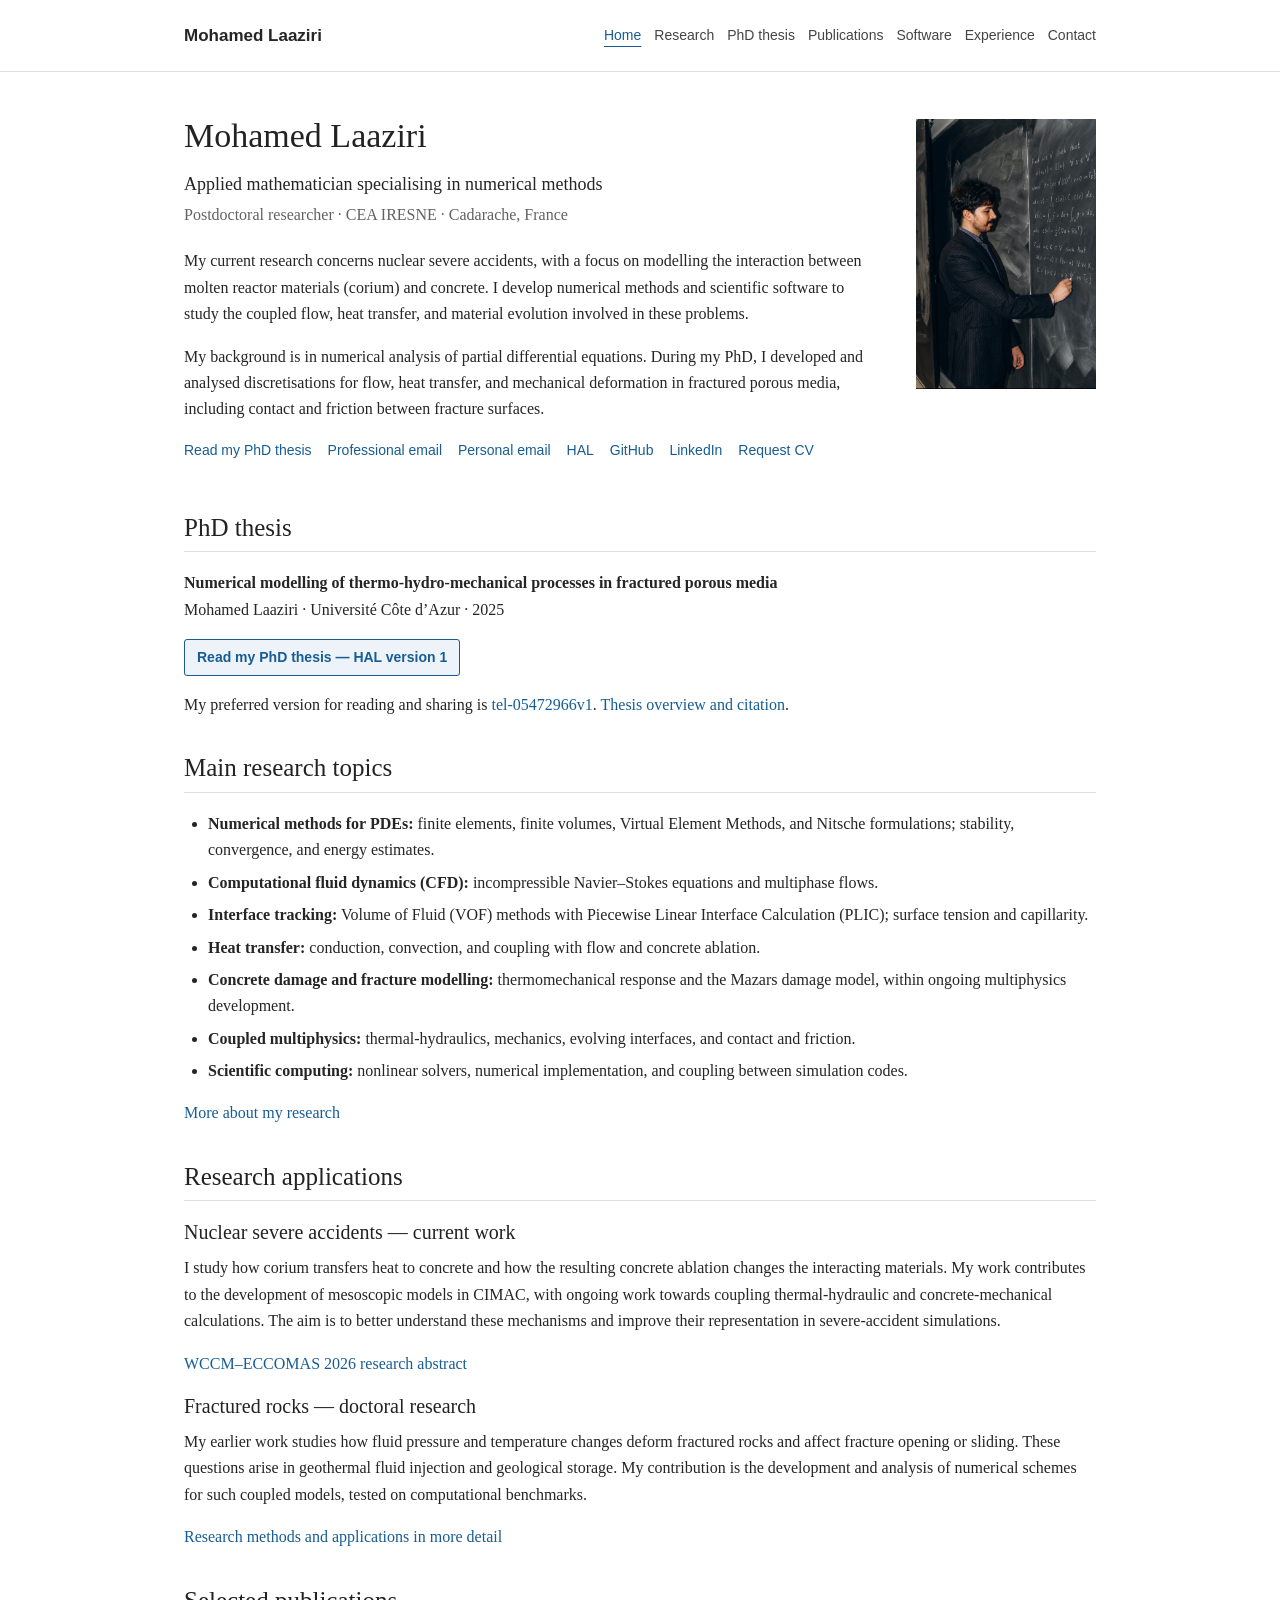
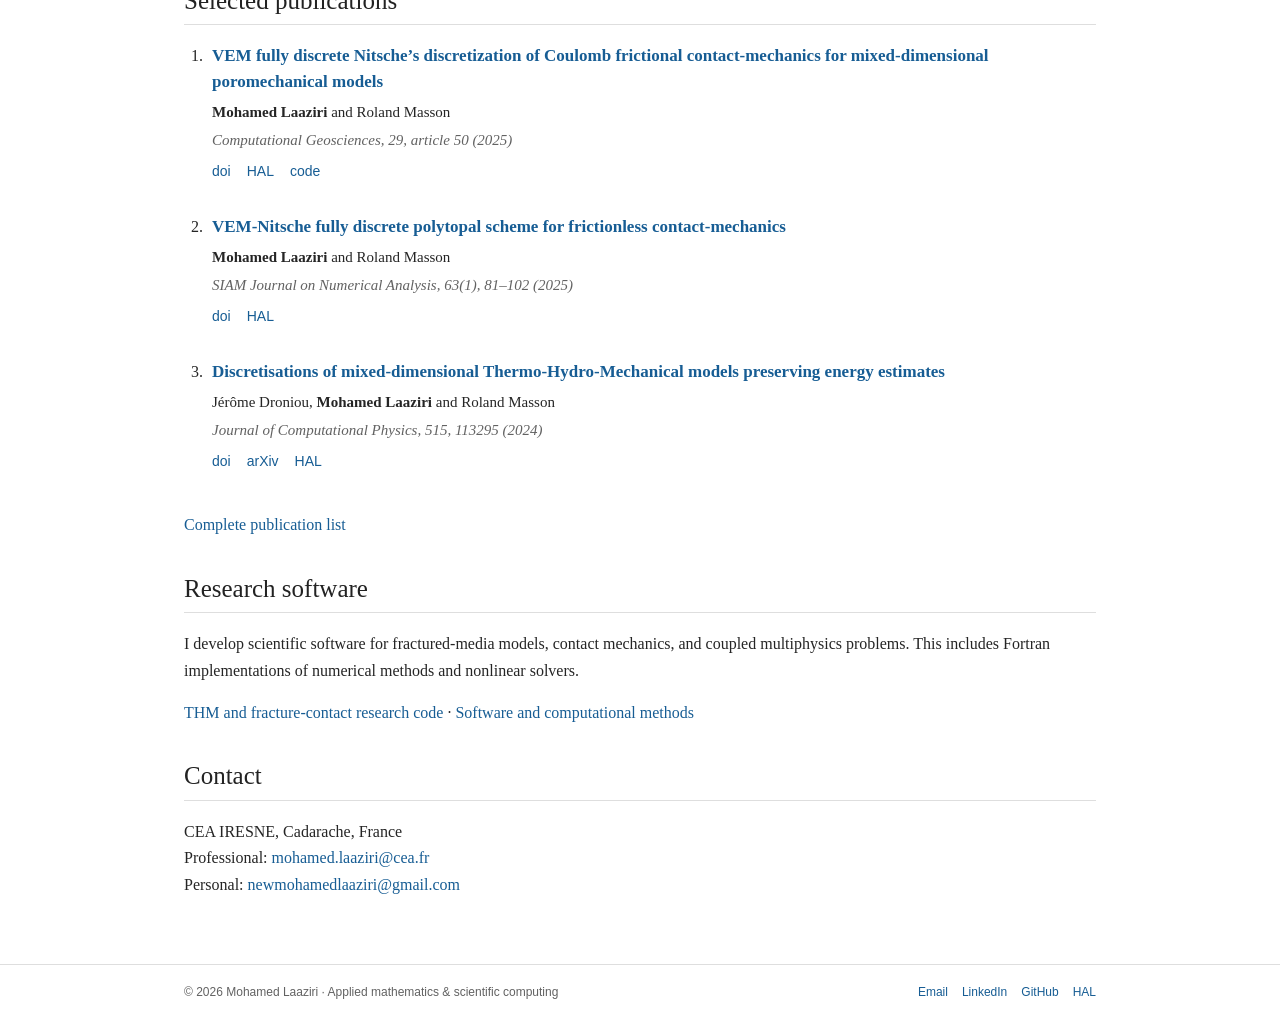
<file: index.html>
<!DOCTYPE html>

<html lang="en">
<head>
<meta charset="utf-8"/>
<meta content="width=device-width, initial-scale=1.0" name="viewport"/>
<title>Mohamed Laaziri | Official Academic Website · Numerical Methods</title>
<meta content="Mohamed Laaziri’s official academic website: numerical methods, nuclear severe-accident research, publications, and PhD thesis on fractured porous media." name="description"/>
<meta content="Mohamed Laaziri" name="author"/>
<meta content="Mohamed Laaziri | Official Academic Website · Numerical Methods" property="og:title"/>
<meta content="Mohamed Laaziri’s official academic website: numerical methods, nuclear severe-accident research, publications, and PhD thesis on fractured porous media." property="og:description"/>
<meta content="profile" property="og:type"/>
<meta content="https://laaziri-mohamed.github.io/" property="og:url"/>
<link href="img/favicon.svg" rel="icon" type="image/svg+xml"/>
<link href="css/style.css" rel="stylesheet"/>
<script defer="" src="js/main.js"></script>
<meta content="index, follow, max-image-preview:large" name="robots"/>
<meta content="Mohamed Laaziri" property="og:site_name"/>
<meta content="https://laaziri-mohamed.github.io/img/seo-preview.png" property="og:image"/>
<meta content="Mohamed Laaziri - Computational Multiphysics and Numerical Analysis" property="og:image:alt"/>
<meta content="summary_large_image" name="twitter:card"/>
<meta content="Mohamed Laaziri | Official Academic Website · Numerical Methods" name="twitter:title"/>
<meta content="Mohamed Laaziri’s official academic website: numerical methods, nuclear severe-accident research, publications, and PhD thesis on fractured porous media." name="twitter:description"/>
<meta content="https://laaziri-mohamed.github.io/img/seo-preview.png" name="twitter:image"/>
<meta content="#5d7f72" name="theme-color"/>
<link href="https://laaziri-mohamed.github.io/" rel="canonical"/>
<script data-seo="true" type="application/ld+json">{
  "@context": "https://schema.org",
  "@graph": [
    {
      "@context": "https://schema.org",
      "@type": "Person",
      "@id": "https://laaziri-mohamed.github.io/#mohamed-laaziri",
      "name": "Mohamed Laaziri",
      "alternateName": [
        "M. Laaziri",
        "Laaziri Mohamed",
        "Mohamed LAAZIRI"
      ],
      "url": "https://laaziri-mohamed.github.io/",
      "image": "https://laaziri-mohamed.github.io/img/IMG_4410.jpg",
      "jobTitle": "Postdoctoral researcher — numerical methods and nuclear severe-accident modelling",
      "description": "Applied mathematician specialising in numerical methods for coupled physical systems, with current research on corium–concrete interaction during nuclear severe accidents and previous work on fractured porous media.",
      "email": "mailto:mohamed.laaziri@cea.fr",
      "sameAs": [
        "https://www.linkedin.com/in/mohamed-laaziri-8aa00a224/",
        "https://github.com/Laaziri-Mohamed",
        "https://cv.hal.science/mohamed-laaziri"
      ],
      "affiliation": [
        {
          "@type": "Organization",
          "name": "CEA IRESNE",
          "url": "https://www.cea.fr/"
        }
      ],
      "alumniOf": [
        {
          "@type": "CollegeOrUniversity",
          "name": "Université Côte d’Azur"
        },
        {
          "@type": "CollegeOrUniversity",
          "name": "University of Reims Champagne-Ardenne"
        },
        {
          "@type": "CollegeOrUniversity",
          "name": "École Normale Supérieure Casablanca"
        },
        {
          "@type": "CollegeOrUniversity",
          "name": "Hassan II University of Casablanca"
        }
      ],
      "knowsAbout": [
        "Applied mathematics",
        "Scientific computing",
        "Numerical analysis",
        "Thermo-hydro-mechanical modeling",
        "THM models",
        "Virtual Element Method",
        "VEM",
        "Nitsche method",
        "Hybrid Finite Volumes",
        "Finite Element Method",
        "Fractured porous media",
        "Poromechanics",
        "Contact mechanics",
        "Coulomb friction",
        "Newton-Krylov methods",
        "Semismooth Newton methods",
        "Corium-concrete interaction",
        "Nuclear safety",
        "CAST3M",
        "CIMAC",
        "Fortran"
      ]
    },
    {
      "@context": "https://schema.org",
      "@type": "WebSite",
      "@id": "https://laaziri-mohamed.github.io/#website",
      "url": "https://laaziri-mohamed.github.io/",
      "name": "Mohamed Laaziri",
      "description": "Official academic website of Mohamed Laaziri.",
      "publisher": {
        "@id": "https://laaziri-mohamed.github.io/#mohamed-laaziri"
      },
      "inLanguage": "en",
      "alternateName": "Mohamed Laaziri — Academic Website"
    },
    {
      "@context": "https://schema.org",
      "@type": "ProfilePage",
      "@id": "https://laaziri-mohamed.github.io/#webpage",
      "url": "https://laaziri-mohamed.github.io/",
      "name": "Mohamed Laaziri | Official Academic Website · Numerical Methods",
      "description": "Mohamed Laaziri’s official academic website: numerical methods, nuclear severe-accident research, publications, and PhD thesis on fractured porous media.",
      "isPartOf": {
        "@id": "https://laaziri-mohamed.github.io/#website"
      },
      "about": {
        "@id": "https://laaziri-mohamed.github.io/#mohamed-laaziri"
      },
      "inLanguage": "en",
      "mainEntity": {
        "@id": "https://laaziri-mohamed.github.io/#mohamed-laaziri"
      }
    },
    {
      "@type": "Thesis",
      "@id": "https://theses.hal.science/tel-05472966v1",
      "url": "https://theses.hal.science/tel-05472966v1",
      "name": "Numerical modelling of thermo-hydro-mechanical processes in fractured porous media",
      "author": {
        "@id": "https://laaziri-mohamed.github.io/#mohamed-laaziri"
      },
      "datePublished": "2025",
      "inSupportOf": "PhD in Applied Mathematics",
      "sourceOrganization": {
        "@type": "CollegeOrUniversity",
        "name": "Université Côte d’Azur"
      },
      "version": "1",
      "identifier": [
        {
          "@type": "PropertyValue",
          "propertyID": "HAL",
          "value": "tel-05472966v1"
        },
        {
          "@type": "PropertyValue",
          "propertyID": "NNT",
          "value": "2025COAZ5054"
        }
      ]
    }
  ]
}</script>
</head>
<body class="home">
<a class="skip-link" href="#main">Skip to content</a>
<header class="site-header">
<nav aria-label="Main navigation" class="nav">
<a aria-label="Mohamed Laaziri homepage" class="brand" href="index.html">
<span><span class="brand-name">Mohamed Laaziri</span></span>
</a>
<div class="nav-actions">
<div class="nav-links" id="primary-navigation"><a aria-current="page" href="index.html">Home</a>
<a href="research.html">Research</a>
<a href="thesis.html">PhD thesis</a><a href="publications.html">Publications</a>
<a href="simulations.html">Software</a>
<a href="teaching.html">Experience</a>
<a href="contact.html">Contact</a></div>
<button aria-controls="primary-navigation" aria-expanded="false" aria-label="Open navigation menu" class="icon-btn menu-btn" type="button"><svg aria-hidden="true" viewbox="0 0 24 24"><path d="M4 7h16M4 12h16M4 17h16"></path></svg></button>
</div>
</nav>
</header>
<main id="main">
<section aria-labelledby="profile-name" class="profile">
<div class="profile-text">
<h1 id="profile-name">Mohamed Laaziri</h1>
<p class="position">Applied mathematician specialising in numerical methods</p>
<p class="affiliation">Postdoctoral researcher · CEA IRESNE · Cadarache, France</p>
<p>My current research concerns nuclear severe accidents, with a focus on modelling the interaction between molten reactor materials (corium) and concrete. I develop numerical methods and scientific software to study the coupled flow, heat transfer, and material evolution involved in these problems.</p>
<p>My background is in numerical analysis of partial differential equations. During my PhD, I developed and analysed discretisations for flow, heat transfer, and mechanical deformation in fractured porous media, including contact and friction between fracture surfaces.</p>
<p class="profile-links"><a href="https://theses.hal.science/tel-05472966v1">Read my PhD thesis</a><a href="mailto:mohamed.laaziri@cea.fr">Professional email</a><a href="mailto:newmohamedlaaziri@gmail.com">Personal email</a><a href="https://cv.hal.science/mohamed-laaziri">HAL</a><a href="https://github.com/Laaziri-Mohamed">GitHub</a><a href="https://www.linkedin.com/in/mohamed-laaziri-8aa00a224/">LinkedIn</a><a href="mailto:mohamed.laaziri@cea.fr?subject=CV%20request">Request CV</a></p>
</div>
<figure class="portrait"><img alt="Mohamed Laaziri at a blackboard with mathematical formulations" height="270" src="img/IMG_4410.jpg" width="180"/></figure>
</section><section aria-labelledby="phd-thesis" class="section"><h2 id="phd-thesis">PhD thesis</h2><p><strong>Numerical modelling of thermo-hydro-mechanical processes in fractured porous media</strong><br/>Mohamed Laaziri · Université Côte d’Azur · 2025</p><p><a class="btn thesis-primary" href="https://theses.hal.science/tel-05472966v1">Read my PhD thesis — HAL version 1</a></p><p>My preferred version for reading and sharing is <a href="https://theses.hal.science/tel-05472966v1">tel-05472966v1</a>. <a href="thesis.html">Thesis overview and citation</a>.</p></section>
<section aria-labelledby="interests" class="section"><h2 id="interests">Main research topics</h2>
<ul class="interest-list"><li><strong>Numerical methods for PDEs:</strong> finite elements, finite volumes, Virtual Element Methods, and Nitsche formulations; stability, convergence, and energy estimates.</li><li><strong>Computational fluid dynamics (CFD):</strong> incompressible Navier–Stokes equations and multiphase flows.</li><li><strong>Interface tracking:</strong> Volume of Fluid (VOF) methods with Piecewise Linear Interface Calculation (PLIC); surface tension and capillarity.</li><li><strong>Heat transfer:</strong> conduction, convection, and coupling with flow and concrete ablation.</li><li><strong>Concrete damage and fracture modelling:</strong> thermomechanical response and the Mazars damage model, within ongoing multiphysics development.</li><li><strong>Coupled multiphysics:</strong> thermal-hydraulics, mechanics, evolving interfaces, and contact and friction.</li><li><strong>Scientific computing:</strong> nonlinear solvers, numerical implementation, and coupling between simulation codes.</li></ul><p><a href="research.html">More about my research</a></p></section><section aria-labelledby="applications" class="section"><h2 id="applications">Research applications</h2><h3>Nuclear severe accidents — current work</h3><p>I study how corium transfers heat to concrete and how the resulting concrete ablation changes the interacting materials. My work contributes to the development of mesoscopic models in CIMAC, with ongoing work towards coupling thermal-hydraulic and concrete-mechanical calculations. The aim is to better understand these mechanisms and improve their representation in severe-accident simulations.</p><p><a href="https://wccm-eccomas2026.org/event/contribution/afe1724a-04b0-11f1-919d-000c29ddfc0c">WCCM–ECCOMAS 2026 research abstract</a></p><h3>Fractured rocks — doctoral research</h3><p>My earlier work studies how fluid pressure and temperature changes deform fractured rocks and affect fracture opening or sliding. These questions arise in geothermal fluid injection and geological storage. My contribution is the development and analysis of numerical schemes for such coupled models, tested on computational benchmarks.</p><p><a href="research.html">Research methods and applications in more detail</a></p></section>
<section aria-labelledby="selected-publications" class="section"><h2 id="selected-publications">Selected publications</h2><ol class="selected-publications"><li><a class="publication-title" href="publications.html#paper-1">VEM fully discrete Nitsche’s discretization of Coulomb frictional contact-mechanics for mixed-dimensional poromechanical models</a><div class="authors"><strong>Mohamed Laaziri</strong> and Roland Masson</div><div class="venue">Computational Geosciences, 29, article 50 (2025)</div><div class="pub-links"><a href="https://doi.org/10.1007/s10596-025-10392-4">doi</a><a href="https://hal.science/hal-05019674">HAL</a><a href="https://github.com/Laaziri-Mohamed/thm-vem-fracture-contact-nitsche-lagrange">code</a></div></li><li><a class="publication-title" href="publications.html#paper-2">VEM-Nitsche fully discrete polytopal scheme for frictionless contact-mechanics</a><div class="authors"><strong>Mohamed Laaziri</strong> and Roland Masson</div><div class="venue">SIAM Journal on Numerical Analysis, 63(1), 81–102 (2025)</div><div class="pub-links"><a href="https://doi.org/10.1137/24M1660218">doi</a><a href="https://hal.science/hal-04571942">HAL</a></div></li><li><a class="publication-title" href="publications.html#paper-4">Discretisations of mixed-dimensional Thermo-Hydro-Mechanical models preserving energy estimates</a><div class="authors">Jérôme Droniou, <strong>Mohamed Laaziri</strong> and Roland Masson</div><div class="venue">Journal of Computational Physics, 515, 113295 (2024)</div><div class="pub-links"><a href="https://doi.org/10.1016/j.jcp.2024.113295">doi</a><a href="https://arxiv.org/abs/2401.12342">arXiv</a><a href="https://hal.science/hal-04410001">HAL</a></div></li></ol><p><a href="publications.html">Complete publication list</a></p></section>
<section aria-labelledby="software" class="section"><h2 id="software">Research software</h2><p>I develop scientific software for fractured-media models, contact mechanics, and coupled multiphysics problems. This includes Fortran implementations of numerical methods and nonlinear solvers.</p><p><a href="https://github.com/Laaziri-Mohamed/thm-vem-fracture-contact-nitsche-lagrange">THM and fracture-contact research code</a> · <a href="simulations.html">Software and computational methods</a></p></section>
<section aria-labelledby="contact" class="section"><h2 id="contact">Contact</h2><p>CEA IRESNE, Cadarache, France<br/>Professional: <a href="mailto:mohamed.laaziri@cea.fr">mohamed.laaziri@cea.fr</a><br/>Personal: <a href="mailto:newmohamedlaaziri@gmail.com">newmohamedlaaziri@gmail.com</a></p></section>
</main>
<footer class="footer">
<div class="footer-inner">
<p>© 2026 Mohamed Laaziri · Applied mathematics &amp; scientific computing</p>
<div class="footer-links">
<a href="mailto:mohamed.laaziri@cea.fr">Email</a>
<a href="https://www.linkedin.com/in/mohamed-laaziri-8aa00a224/">LinkedIn</a>
<a href="https://github.com/Laaziri-Mohamed">GitHub</a>
<a href="https://cv.hal.science/mohamed-laaziri">HAL</a>
</div>
</div>
</footer>
</body>
</html>
</file>
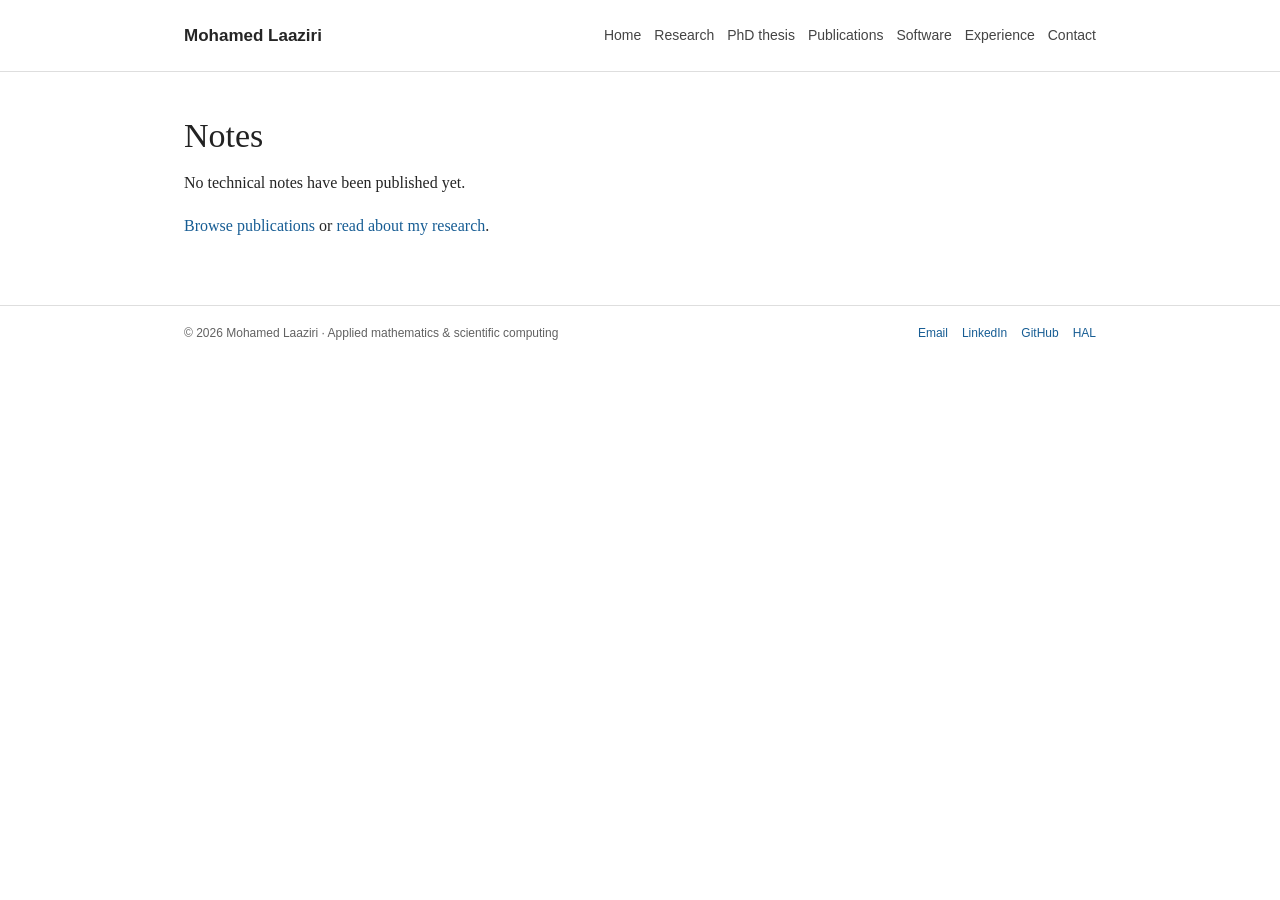
<file: blog.html>
<!DOCTYPE html>

<html lang="en">
<head>
<meta charset="utf-8"/>
<meta content="width=device-width, initial-scale=1.0" name="viewport"/>
<title>Research Notes | Mohamed Laaziri | Numerical Methods and Scientific Computing</title>
<meta content="Research notes by Mohamed Laaziri on THM discretisation, VEM contact mechanics, Nitsche methods, nonlinear solvers, code coupling, and scientific visualization." name="description"/>
<meta content="Mohamed Laaziri" name="author"/>
<meta content="Research Notes | Mohamed Laaziri | Numerical Methods and Scientific Computing" property="og:title"/>
<meta content="Research notes by Mohamed Laaziri on THM discretisation, VEM contact mechanics, Nitsche methods, nonlinear solvers, code coupling, and scientific visualization." property="og:description"/>
<meta content="website" property="og:type"/>
<meta content="https://laaziri-mohamed.github.io/blog.html" property="og:url"/>
<link href="img/favicon.svg" rel="icon" type="image/svg+xml"/>
<link href="css/style.css" rel="stylesheet"/>
<script defer="" src="js/main.js"></script>
<meta content="index, follow, max-image-preview:large" name="robots"/>
<meta content="Mohamed Laaziri" property="og:site_name"/>
<meta content="https://laaziri-mohamed.github.io/img/seo-preview.png" property="og:image"/>
<meta content="Mohamed Laaziri - Computational Multiphysics and Numerical Analysis" property="og:image:alt"/>
<meta content="summary_large_image" name="twitter:card"/>
<meta content="Research Notes | Mohamed Laaziri | Numerical Methods and Scientific Computing" name="twitter:title"/>
<meta content="Research notes by Mohamed Laaziri on THM discretisation, VEM contact mechanics, Nitsche methods, nonlinear solvers, code coupling, and scientific visualization." name="twitter:description"/>
<meta content="https://laaziri-mohamed.github.io/img/seo-preview.png" name="twitter:image"/>
<meta content="#5d7f72" name="theme-color"/>
<link href="https://laaziri-mohamed.github.io/blog.html" rel="canonical"/>
<script data-seo="true" type="application/ld+json">{
  "@context": "https://schema.org",
  "@graph": [
    {
      "@context": "https://schema.org",
      "@type": "Person",
      "@id": "https://laaziri-mohamed.github.io/#mohamed-laaziri",
      "name": "Mohamed Laaziri",
      "alternateName": [
        "M. Laaziri",
        "Laaziri Mohamed",
        "Mohamed LAAZIRI"
      ],
      "url": "https://laaziri-mohamed.github.io/",
      "image": "https://laaziri-mohamed.github.io/img/IMG_4410.jpg",
      "jobTitle": "Postdoctoral researcher — numerical methods and nuclear severe-accident modelling",
      "description": "Applied mathematician specialising in numerical methods for coupled physical systems, with current research on corium–concrete interaction during nuclear severe accidents and previous work on fractured porous media.",
      "email": "mailto:mohamed.laaziri@cea.fr",
      "sameAs": [
        "https://www.linkedin.com/in/mohamed-laaziri-8aa00a224/",
        "https://github.com/Laaziri-Mohamed",
        "https://cv.hal.science/mohamed-laaziri"
      ],
      "affiliation": [
        {
          "@type": "Organization",
          "name": "CEA IRESNE",
          "url": "https://www.cea.fr/"
        }
      ],
      "alumniOf": [
        {
          "@type": "CollegeOrUniversity",
          "name": "Université Côte d’Azur"
        },
        {
          "@type": "CollegeOrUniversity",
          "name": "University of Reims Champagne-Ardenne"
        },
        {
          "@type": "CollegeOrUniversity",
          "name": "École Normale Supérieure Casablanca"
        },
        {
          "@type": "CollegeOrUniversity",
          "name": "Hassan II University of Casablanca"
        }
      ],
      "knowsAbout": [
        "Applied mathematics",
        "Scientific computing",
        "Numerical analysis",
        "Thermo-hydro-mechanical modeling",
        "THM models",
        "Virtual Element Method",
        "VEM",
        "Nitsche method",
        "Hybrid Finite Volumes",
        "Finite Element Method",
        "Fractured porous media",
        "Poromechanics",
        "Contact mechanics",
        "Coulomb friction",
        "Newton-Krylov methods",
        "Semismooth Newton methods",
        "Corium-concrete interaction",
        "Nuclear safety",
        "CAST3M",
        "CIMAC",
        "Fortran"
      ]
    },
    {
      "@context": "https://schema.org",
      "@type": "WebSite",
      "@id": "https://laaziri-mohamed.github.io/#website",
      "url": "https://laaziri-mohamed.github.io/",
      "name": "Mohamed Laaziri",
      "description": "Official academic website of Mohamed Laaziri.",
      "publisher": {
        "@id": "https://laaziri-mohamed.github.io/#mohamed-laaziri"
      },
      "inLanguage": "en",
      "alternateName": "Mohamed Laaziri — Academic Website"
    },
    {
      "@context": "https://schema.org",
      "@type": "Blog",
      "@id": "https://laaziri-mohamed.github.io/blog.html#webpage",
      "url": "https://laaziri-mohamed.github.io/blog.html",
      "name": "Research Notes | Mohamed Laaziri | Numerical Methods and Scientific Computing",
      "description": "Research notes by Mohamed Laaziri on THM discretisation, VEM contact mechanics, Nitsche methods, nonlinear solvers, code coupling, and scientific visualization.",
      "isPartOf": {
        "@id": "https://laaziri-mohamed.github.io/#website"
      },
      "about": {
        "@id": "https://laaziri-mohamed.github.io/#mohamed-laaziri"
      },
      "inLanguage": "en"
    }
  ]
}</script>
</head>
<body>
<a class="skip-link" href="#main">Skip to content</a>
<header class="site-header">
<nav aria-label="Main navigation" class="nav">
<a aria-label="Mohamed Laaziri homepage" class="brand" href="index.html">
<span><span class="brand-name">Mohamed Laaziri</span></span>
</a>
<div class="nav-actions">
<div class="nav-links" id="primary-navigation"><a href="index.html">Home</a>
<a href="research.html">Research</a>
<a href="thesis.html">PhD thesis</a><a href="publications.html">Publications</a>
<a href="simulations.html">Software</a>
<a href="teaching.html">Experience</a>
<a href="contact.html">Contact</a></div>
<button aria-controls="primary-navigation" aria-expanded="false" aria-label="Open navigation menu" class="icon-btn menu-btn" type="button"><svg aria-hidden="true" viewbox="0 0 24 24"><path d="M4 7h16M4 12h16M4 17h16"></path></svg></button>
</div>
</nav>
</header>
<main id="main"><h1>Notes</h1><p>No technical notes have been published yet.</p><p><a href="publications.html">Browse publications</a> or <a href="research.html">read about my research</a>.</p></main>
<footer class="footer">
<div class="footer-inner">
<p>© 2026 Mohamed Laaziri · Applied mathematics &amp; scientific computing</p>
<div class="footer-links">
<a href="mailto:mohamed.laaziri@cea.fr">Email</a>
<a href="https://www.linkedin.com/in/mohamed-laaziri-8aa00a224/">LinkedIn</a>
<a href="https://github.com/Laaziri-Mohamed">GitHub</a>
<a href="https://cv.hal.science/mohamed-laaziri">HAL</a>
</div>
</div>
</footer>
</body>
</html>
</file>
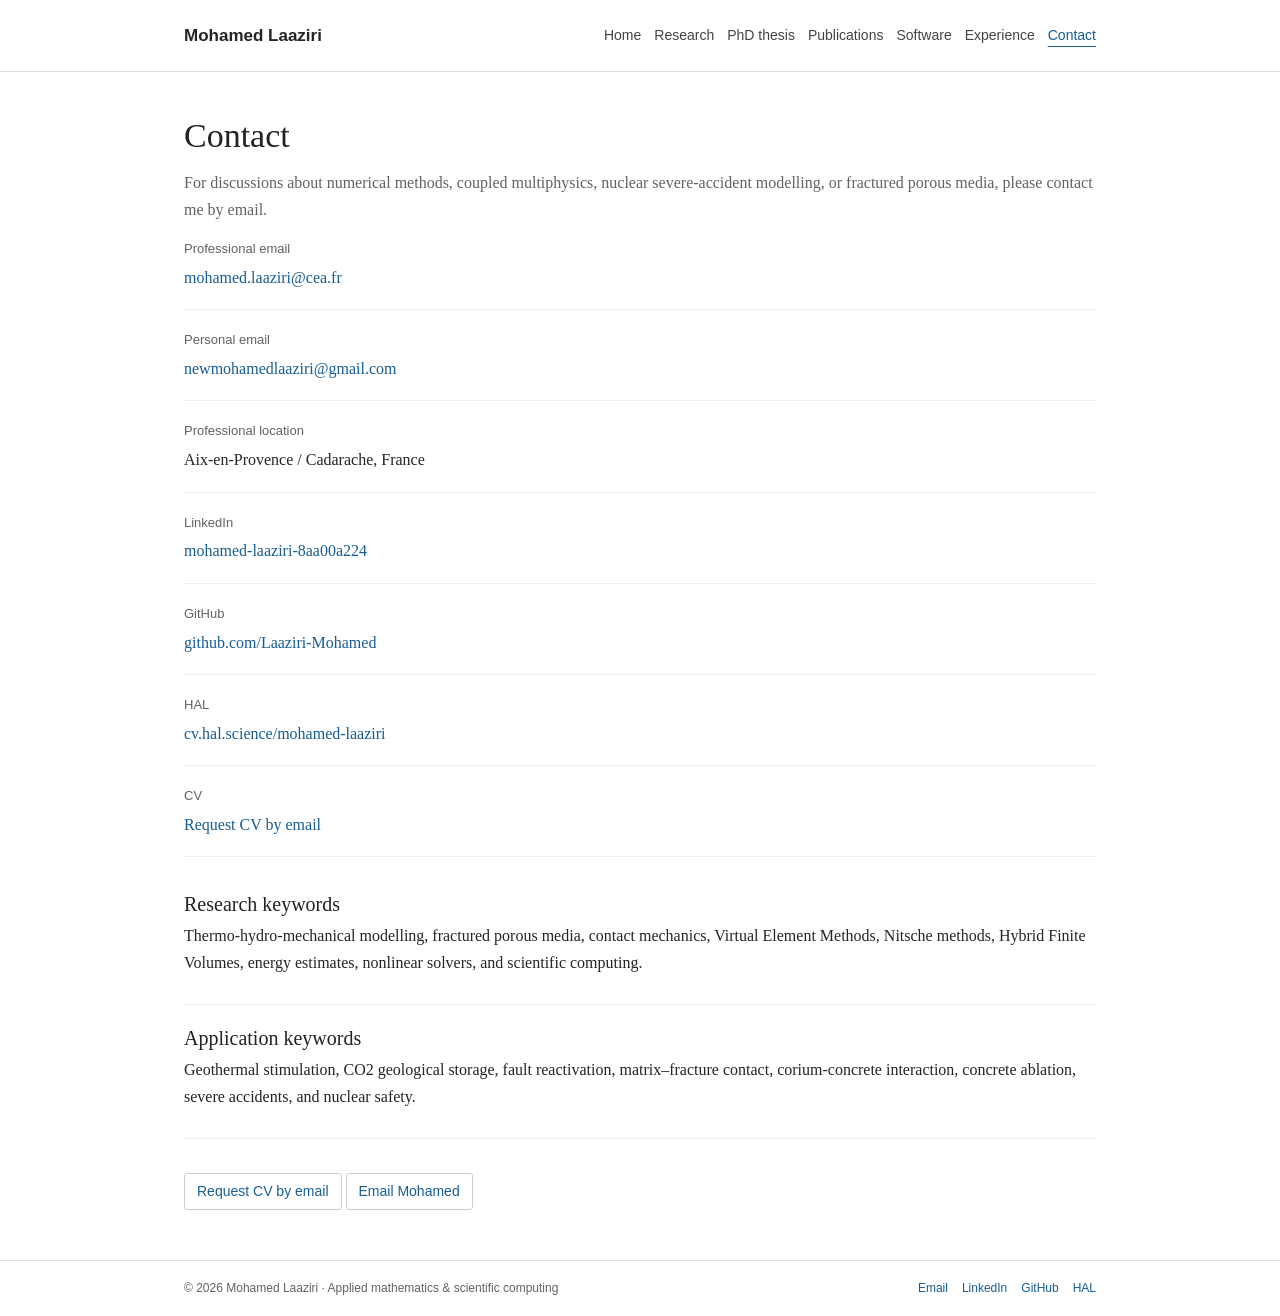
<file: contact.html>
<!DOCTYPE html>

<html lang="en">
<head>
<meta charset="utf-8"/>
<meta content="width=device-width, initial-scale=1.0" name="viewport"/>
<title>Contact | Mohamed Laaziri | LinkedIn, GitHub, HAL, CV</title>
<meta content="Contact Mohamed Laaziri and find professional profiles: email, LinkedIn, GitHub, HAL publications, and curriculum vitae." name="description"/>
<meta content="Mohamed Laaziri" name="author"/>
<meta content="Contact | Mohamed Laaziri | LinkedIn, GitHub, HAL, CV" property="og:title"/>
<meta content="Contact Mohamed Laaziri and find professional profiles: email, LinkedIn, GitHub, HAL publications, and curriculum vitae." property="og:description"/>
<meta content="website" property="og:type"/>
<meta content="https://laaziri-mohamed.github.io/contact.html" property="og:url"/>
<link href="img/favicon.svg" rel="icon" type="image/svg+xml"/>
<link href="css/style.css" rel="stylesheet"/>
<script defer="" src="js/main.js"></script>
<meta content="index, follow, max-image-preview:large" name="robots"/>
<meta content="Mohamed Laaziri" property="og:site_name"/>
<meta content="https://laaziri-mohamed.github.io/img/seo-preview.png" property="og:image"/>
<meta content="Mohamed Laaziri - Computational Multiphysics and Numerical Analysis" property="og:image:alt"/>
<meta content="summary_large_image" name="twitter:card"/>
<meta content="Contact | Mohamed Laaziri | LinkedIn, GitHub, HAL, CV" name="twitter:title"/>
<meta content="Contact Mohamed Laaziri and find professional profiles: email, LinkedIn, GitHub, HAL publications, and curriculum vitae." name="twitter:description"/>
<meta content="https://laaziri-mohamed.github.io/img/seo-preview.png" name="twitter:image"/>
<meta content="#5d7f72" name="theme-color"/>
<link href="https://laaziri-mohamed.github.io/contact.html" rel="canonical"/>
<script data-seo="true" type="application/ld+json">{
  "@context": "https://schema.org",
  "@graph": [
    {
      "@context": "https://schema.org",
      "@type": "Person",
      "@id": "https://laaziri-mohamed.github.io/#mohamed-laaziri",
      "name": "Mohamed Laaziri",
      "alternateName": [
        "M. Laaziri",
        "Laaziri Mohamed",
        "Mohamed LAAZIRI"
      ],
      "url": "https://laaziri-mohamed.github.io/",
      "image": "https://laaziri-mohamed.github.io/img/IMG_4410.jpg",
      "jobTitle": "Postdoctoral researcher — numerical methods and nuclear severe-accident modelling",
      "description": "Applied mathematician specialising in numerical methods for coupled physical systems, with current research on corium–concrete interaction during nuclear severe accidents and previous work on fractured porous media.",
      "email": "mailto:mohamed.laaziri@cea.fr",
      "sameAs": [
        "https://www.linkedin.com/in/mohamed-laaziri-8aa00a224/",
        "https://github.com/Laaziri-Mohamed",
        "https://cv.hal.science/mohamed-laaziri"
      ],
      "affiliation": [
        {
          "@type": "Organization",
          "name": "CEA IRESNE",
          "url": "https://www.cea.fr/"
        }
      ],
      "alumniOf": [
        {
          "@type": "CollegeOrUniversity",
          "name": "Université Côte d’Azur"
        },
        {
          "@type": "CollegeOrUniversity",
          "name": "University of Reims Champagne-Ardenne"
        },
        {
          "@type": "CollegeOrUniversity",
          "name": "École Normale Supérieure Casablanca"
        },
        {
          "@type": "CollegeOrUniversity",
          "name": "Hassan II University of Casablanca"
        }
      ],
      "knowsAbout": [
        "Applied mathematics",
        "Scientific computing",
        "Numerical analysis",
        "Thermo-hydro-mechanical modeling",
        "THM models",
        "Virtual Element Method",
        "VEM",
        "Nitsche method",
        "Hybrid Finite Volumes",
        "Finite Element Method",
        "Fractured porous media",
        "Poromechanics",
        "Contact mechanics",
        "Coulomb friction",
        "Newton-Krylov methods",
        "Semismooth Newton methods",
        "Corium-concrete interaction",
        "Nuclear safety",
        "CAST3M",
        "CIMAC",
        "Fortran"
      ]
    },
    {
      "@context": "https://schema.org",
      "@type": "WebSite",
      "@id": "https://laaziri-mohamed.github.io/#website",
      "url": "https://laaziri-mohamed.github.io/",
      "name": "Mohamed Laaziri",
      "description": "Official academic website of Mohamed Laaziri.",
      "publisher": {
        "@id": "https://laaziri-mohamed.github.io/#mohamed-laaziri"
      },
      "inLanguage": "en",
      "alternateName": "Mohamed Laaziri — Academic Website"
    },
    {
      "@context": "https://schema.org",
      "@type": "ContactPage",
      "@id": "https://laaziri-mohamed.github.io/contact.html#webpage",
      "url": "https://laaziri-mohamed.github.io/contact.html",
      "name": "Contact | Mohamed Laaziri | LinkedIn, GitHub, HAL, CV",
      "description": "Contact Mohamed Laaziri and find professional profiles: email, LinkedIn, GitHub, HAL publications, and curriculum vitae.",
      "isPartOf": {
        "@id": "https://laaziri-mohamed.github.io/#website"
      },
      "about": {
        "@id": "https://laaziri-mohamed.github.io/#mohamed-laaziri"
      },
      "inLanguage": "en"
    }
  ]
}</script>
</head>
<body>
<a class="skip-link" href="#main">Skip to content</a>
<header class="site-header">
<nav aria-label="Main navigation" class="nav">
<a aria-label="Mohamed Laaziri homepage" class="brand" href="index.html">
<span><span class="brand-name">Mohamed Laaziri</span></span>
</a>
<div class="nav-actions">
<div class="nav-links" id="primary-navigation"><a href="index.html">Home</a>
<a href="research.html">Research</a>
<a href="thesis.html">PhD thesis</a><a href="publications.html">Publications</a>
<a href="simulations.html">Software</a>
<a href="teaching.html">Experience</a>
<a aria-current="page" href="contact.html">Contact</a></div>
<button aria-controls="primary-navigation" aria-expanded="false" aria-label="Open navigation menu" class="icon-btn menu-btn" type="button"><svg aria-hidden="true" viewbox="0 0 24 24"><path d="M4 7h16M4 12h16M4 17h16"></path></svg></button>
</div>
</nav>
</header>
<main id="main">
<section class="page-hero fade-in">
<h1 class="page-title">Contact</h1>
<p class="page-subtitle">For discussions about numerical methods, coupled multiphysics, nuclear severe-accident modelling, or fractured porous media, please contact me by email.</p>
</section>
<section class="contact-grid fade-in">
<article class="contact-card"><div class="label">Professional email</div><div class="value"><a href="mailto:mohamed.laaziri@cea.fr">mohamed.laaziri@cea.fr</a></div></article><article class="contact-card"><div class="label">Personal email</div><div class="value"><a href="mailto:newmohamedlaaziri@gmail.com">newmohamedlaaziri@gmail.com</a></div></article>
<article class="contact-card"><div class="label">Professional location</div><div class="value">Aix-en-Provence / Cadarache, France</div></article>
<article class="contact-card"><div class="label">LinkedIn</div><div class="value"><a href="https://www.linkedin.com/in/mohamed-laaziri-8aa00a224/">mohamed-laaziri-8aa00a224</a></div></article>
<article class="contact-card"><div class="label">GitHub</div><div class="value"><a href="https://github.com/Laaziri-Mohamed">github.com/Laaziri-Mohamed</a></div></article>
<article class="contact-card"><div class="label">HAL</div><div class="value"><a href="https://cv.hal.science/mohamed-laaziri">cv.hal.science/mohamed-laaziri</a></div></article>
<article class="contact-card"><div class="label">CV</div><div class="value"><a href="mailto:mohamed.laaziri@cea.fr?subject=CV%20request">Request CV by email</a></div></article>
</section>
<section class="section fade-in">
<div class="grid two">
<article class="card"><h3>Research keywords</h3><p>Thermo-hydro-mechanical modelling, fractured porous media, contact mechanics, Virtual Element Methods, Nitsche methods, Hybrid Finite Volumes, energy estimates, nonlinear solvers, and scientific computing.</p></article>
<article class="card"><h3>Application keywords</h3><p>Geothermal stimulation, CO2 geological storage, fault reactivation, matrix–fracture contact, corium-concrete interaction, concrete ablation, severe accidents, and nuclear safety.</p></article>
</div>
</section>
<section class="section fade-in">
<a class="btn primary" href="mailto:mohamed.laaziri@cea.fr?subject=CV%20request">Request CV by email</a>
<a class="btn" href="mailto:mohamed.laaziri@cea.fr">Email Mohamed</a>
</section>
</main>
<footer class="footer">
<div class="footer-inner">
<p>© 2026 Mohamed Laaziri · Applied mathematics &amp; scientific computing</p>
<div class="footer-links">
<a href="mailto:mohamed.laaziri@cea.fr">Email</a>
<a href="https://www.linkedin.com/in/mohamed-laaziri-8aa00a224/">LinkedIn</a>
<a href="https://github.com/Laaziri-Mohamed">GitHub</a>
<a href="https://cv.hal.science/mohamed-laaziri">HAL</a>
</div>
</div>
</footer>
</body>
</html>
</file>
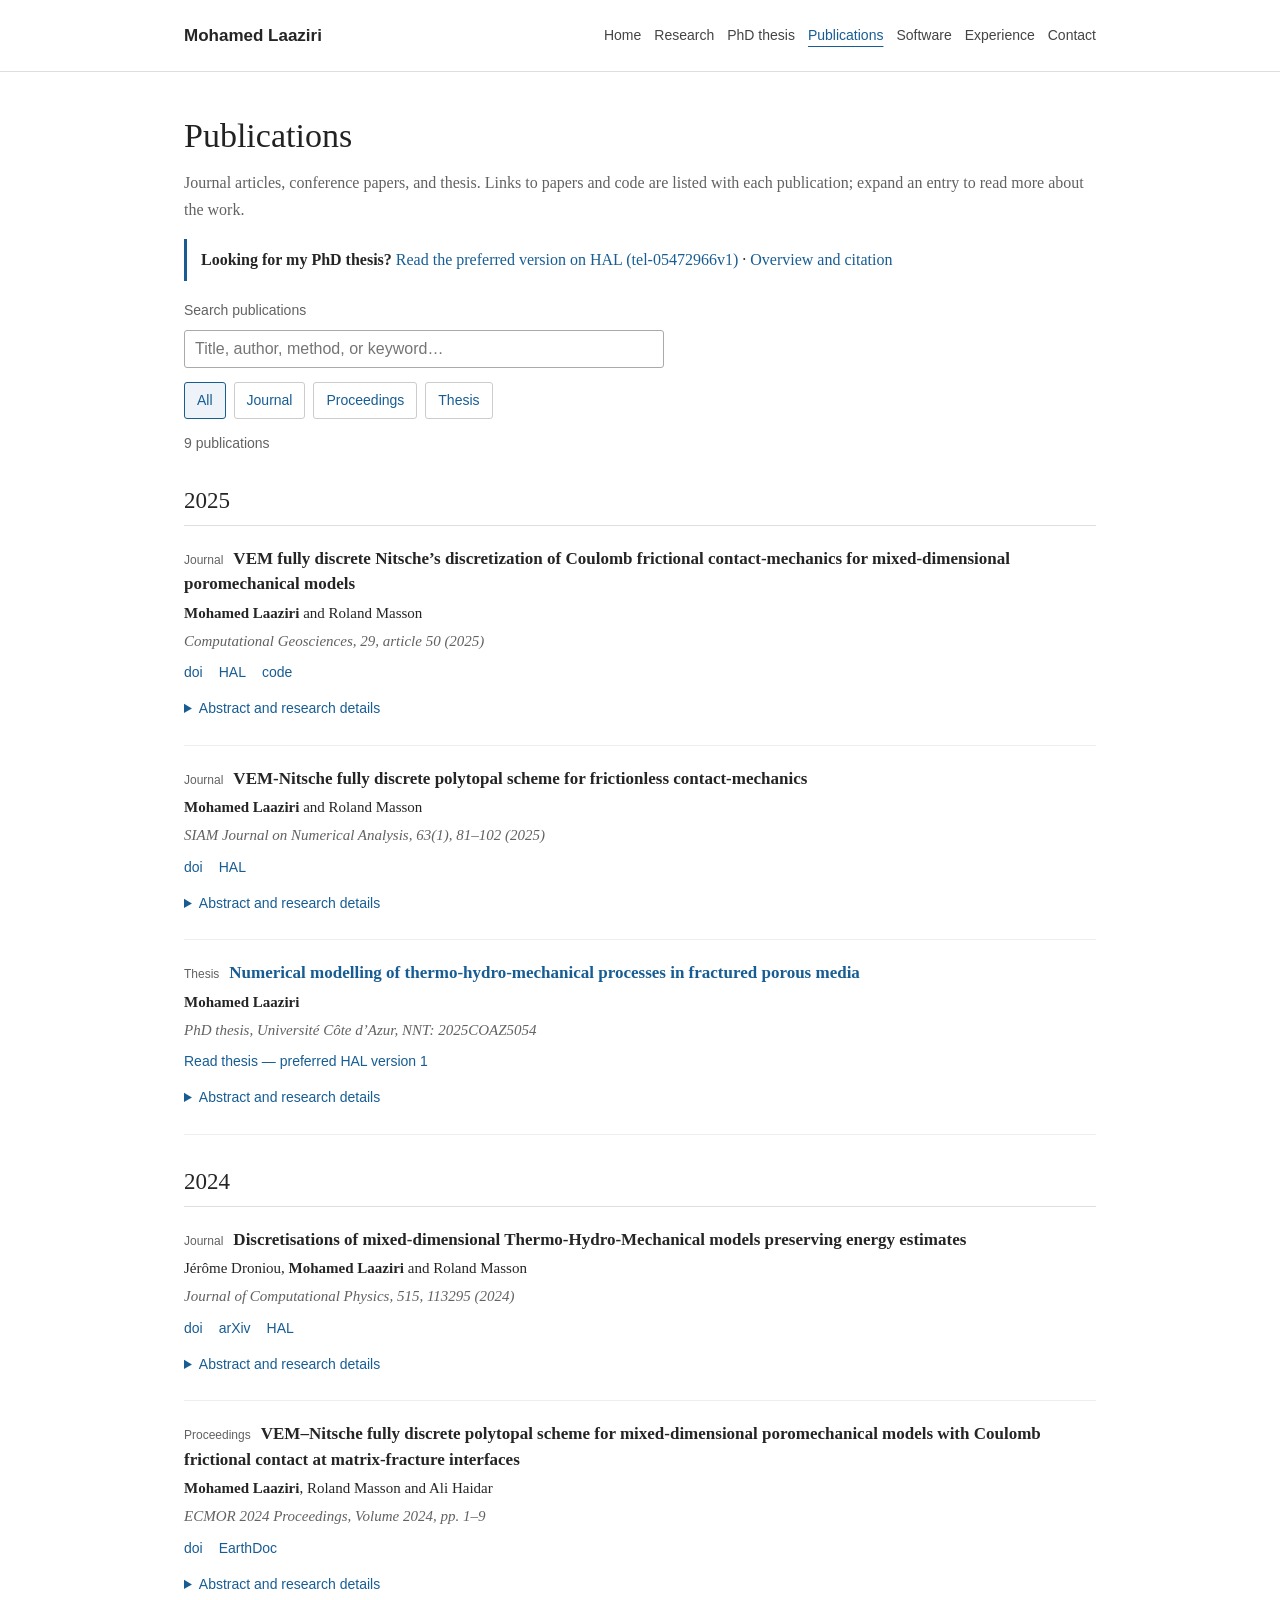
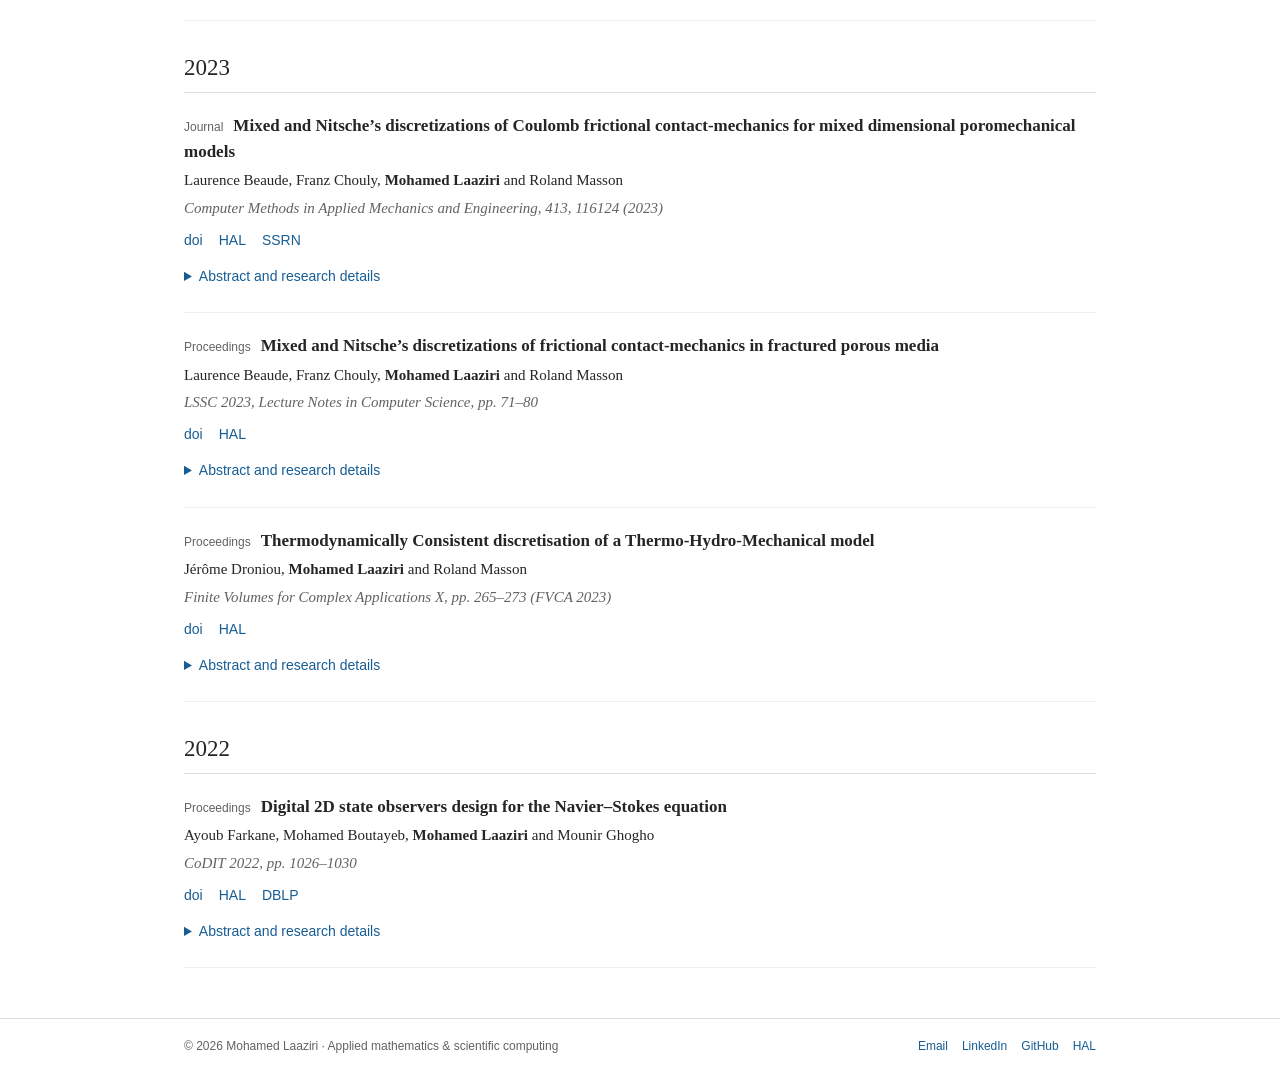
<file: publications.html>
<!DOCTYPE html>

<html lang="en">
<head>
<meta charset="utf-8"/>
<meta content="width=device-width, initial-scale=1.0" name="viewport"/>
<title>Publications | Mohamed Laaziri | Numerical Analysis and Scientific Computing</title>
<meta content="Publications by Mohamed Laaziri on VEM-Nitsche schemes, Coulomb frictional contact, mixed-dimensional poromechanics, thermodynamically consistent THM discretisations, and fractured porous media." name="description"/>
<meta content="Mohamed Laaziri" name="author"/>
<meta content="Publications | Mohamed Laaziri | Numerical Analysis and Scientific Computing" property="og:title"/>
<meta content="Publications by Mohamed Laaziri on VEM-Nitsche schemes, Coulomb frictional contact, mixed-dimensional poromechanics, thermodynamically consistent THM discretisations, and fractured porous media." property="og:description"/>
<meta content="website" property="og:type"/>
<meta content="https://laaziri-mohamed.github.io/publications.html" property="og:url"/>
<link href="img/favicon.svg" rel="icon" type="image/svg+xml"/>
<link href="css/style.css" rel="stylesheet"/>
<script defer="" src="js/main.js"></script>
<meta content="index, follow, max-image-preview:large" name="robots"/>
<meta content="Mohamed Laaziri" property="og:site_name"/>
<meta content="https://laaziri-mohamed.github.io/img/seo-preview.png" property="og:image"/>
<meta content="Mohamed Laaziri - Computational Multiphysics and Numerical Analysis" property="og:image:alt"/>
<meta content="summary_large_image" name="twitter:card"/>
<meta content="Publications | Mohamed Laaziri | Numerical Analysis and Scientific Computing" name="twitter:title"/>
<meta content="Publications by Mohamed Laaziri on VEM-Nitsche schemes, Coulomb frictional contact, mixed-dimensional poromechanics, thermodynamically consistent THM discretisations, and fractured porous media." name="twitter:description"/>
<meta content="https://laaziri-mohamed.github.io/img/seo-preview.png" name="twitter:image"/>
<meta content="#5d7f72" name="theme-color"/>
<link href="https://laaziri-mohamed.github.io/publications.html" rel="canonical"/>
<script data-seo="true" type="application/ld+json">{
  "@context": "https://schema.org",
  "@graph": [
    {
      "@context": "https://schema.org",
      "@type": "Person",
      "@id": "https://laaziri-mohamed.github.io/#mohamed-laaziri",
      "name": "Mohamed Laaziri",
      "alternateName": [
        "M. Laaziri",
        "Laaziri Mohamed",
        "Mohamed LAAZIRI"
      ],
      "url": "https://laaziri-mohamed.github.io/",
      "image": "https://laaziri-mohamed.github.io/img/IMG_4410.jpg",
      "jobTitle": "Postdoctoral researcher — numerical methods and nuclear severe-accident modelling",
      "description": "Applied mathematician specialising in numerical methods for coupled physical systems, with current research on corium–concrete interaction during nuclear severe accidents and previous work on fractured porous media.",
      "email": "mailto:mohamed.laaziri@cea.fr",
      "sameAs": [
        "https://www.linkedin.com/in/mohamed-laaziri-8aa00a224/",
        "https://github.com/Laaziri-Mohamed",
        "https://cv.hal.science/mohamed-laaziri"
      ],
      "affiliation": [
        {
          "@type": "Organization",
          "name": "CEA IRESNE",
          "url": "https://www.cea.fr/"
        }
      ],
      "alumniOf": [
        {
          "@type": "CollegeOrUniversity",
          "name": "Université Côte d’Azur"
        },
        {
          "@type": "CollegeOrUniversity",
          "name": "University of Reims Champagne-Ardenne"
        },
        {
          "@type": "CollegeOrUniversity",
          "name": "École Normale Supérieure Casablanca"
        },
        {
          "@type": "CollegeOrUniversity",
          "name": "Hassan II University of Casablanca"
        }
      ],
      "knowsAbout": [
        "Applied mathematics",
        "Scientific computing",
        "Numerical analysis",
        "Thermo-hydro-mechanical modeling",
        "THM models",
        "Virtual Element Method",
        "VEM",
        "Nitsche method",
        "Hybrid Finite Volumes",
        "Finite Element Method",
        "Fractured porous media",
        "Poromechanics",
        "Contact mechanics",
        "Coulomb friction",
        "Newton-Krylov methods",
        "Semismooth Newton methods",
        "Corium-concrete interaction",
        "Nuclear safety",
        "CAST3M",
        "CIMAC",
        "Fortran"
      ]
    },
    {
      "@context": "https://schema.org",
      "@type": "WebSite",
      "@id": "https://laaziri-mohamed.github.io/#website",
      "url": "https://laaziri-mohamed.github.io/",
      "name": "Mohamed Laaziri",
      "description": "Official academic website of Mohamed Laaziri.",
      "publisher": {
        "@id": "https://laaziri-mohamed.github.io/#mohamed-laaziri"
      },
      "inLanguage": "en",
      "alternateName": "Mohamed Laaziri — Academic Website"
    },
    {
      "@context": "https://schema.org",
      "@type": "CollectionPage",
      "@id": "https://laaziri-mohamed.github.io/publications.html#webpage",
      "url": "https://laaziri-mohamed.github.io/publications.html",
      "name": "Publications | Mohamed Laaziri | Numerical Analysis and Scientific Computing",
      "description": "Publications by Mohamed Laaziri on VEM-Nitsche schemes, Coulomb frictional contact, mixed-dimensional poromechanics, thermodynamically consistent THM discretisations, and fractured porous media.",
      "isPartOf": {
        "@id": "https://laaziri-mohamed.github.io/#website"
      },
      "about": {
        "@id": "https://laaziri-mohamed.github.io/#mohamed-laaziri"
      },
      "inLanguage": "en"
    },
    {
      "@context": "https://schema.org",
      "@type": "ItemList",
      "@id": "https://laaziri-mohamed.github.io/publications.html#publications-list",
      "name": "Selected publications by Mohamed Laaziri",
      "itemListElement": [
        {
          "@type": "ListItem",
          "position": 1,
          "item": {
            "@type": "ScholarlyArticle",
            "name": "Mixed and Nitsche’s discretizations of Coulomb frictional contact-mechanics for mixed-dimensional poromechanical models",
            "author": {
              "@id": "https://laaziri-mohamed.github.io/#mohamed-laaziri"
            }
          }
        },
        {
          "@type": "ListItem",
          "position": 2,
          "item": {
            "@type": "ScholarlyArticle",
            "name": "Mixed and Nitsche’s discretizations of frictional contact-mechanics in fractured porous media",
            "author": {
              "@id": "https://laaziri-mohamed.github.io/#mohamed-laaziri"
            }
          }
        },
        {
          "@type": "ListItem",
          "position": 3,
          "item": {
            "@type": "ScholarlyArticle",
            "name": "Thermodynamically consistent discretisation of a Thermo-Hydro-Mechanical model",
            "author": {
              "@id": "https://laaziri-mohamed.github.io/#mohamed-laaziri"
            }
          }
        },
        {
          "@type": "ListItem",
          "position": 4,
          "item": {
            "@type": "ScholarlyArticle",
            "name": "Discretisations of mixed-dimensional Thermo-Hydro-Mechanical models preserving energy estimates",
            "author": {
              "@id": "https://laaziri-mohamed.github.io/#mohamed-laaziri"
            }
          }
        },
        {
          "@type": "ListItem",
          "position": 5,
          "item": {
            "@type": "ScholarlyArticle",
            "name": "VEM-Nitsche fully discrete polytopal scheme for frictionless contact-mechanics",
            "author": {
              "@id": "https://laaziri-mohamed.github.io/#mohamed-laaziri"
            }
          }
        },
        {
          "@type": "ListItem",
          "position": 6,
          "item": {
            "@type": "ScholarlyArticle",
            "name": "VEM-Nitsche fully discrete polytopal scheme for mixed-dimensional poromechanical models with Coulomb frictional contact at matrix-fracture interfaces",
            "author": {
              "@id": "https://laaziri-mohamed.github.io/#mohamed-laaziri"
            }
          }
        },
        {
          "@type": "ListItem",
          "position": 7,
          "item": {
            "@type": "ScholarlyArticle",
            "name": "VEM fully discrete Nitsche’s discretization of Coulomb frictional contact-mechanics for mixed-dimensional poromechanical models",
            "author": {
              "@id": "https://laaziri-mohamed.github.io/#mohamed-laaziri"
            }
          }
        }
      ]
    }
  ]
}</script>
</head>
<body>
<a class="skip-link" href="#main">Skip to content</a>
<header class="site-header">
<nav aria-label="Main navigation" class="nav">
<a aria-label="Mohamed Laaziri homepage" class="brand" href="index.html">
<span><span class="brand-name">Mohamed Laaziri</span></span>
</a>
<div class="nav-actions">
<div class="nav-links" id="primary-navigation"><a href="index.html">Home</a>
<a href="research.html">Research</a>
<a href="thesis.html">PhD thesis</a><a aria-current="page" href="publications.html">Publications</a>
<a href="simulations.html">Software</a>
<a href="teaching.html">Experience</a>
<a href="contact.html">Contact</a></div>
<button aria-controls="primary-navigation" aria-expanded="false" aria-label="Open navigation menu" class="icon-btn menu-btn" type="button"><svg aria-hidden="true" viewbox="0 0 24 24"><path d="M4 7h16M4 12h16M4 17h16"></path></svg></button>
</div>
</nav>
</header>
<main id="main">
<section class="page-hero fade-in">
<h1 class="page-title">Publications</h1>
<p class="page-subtitle">Journal articles, conference papers, and thesis. Links to papers and code are listed with each publication; expand an entry to read more about the work.</p><p class="thesis-notice"><strong>Looking for my PhD thesis?</strong> <a href="https://theses.hal.science/tel-05472966v1">Read the preferred version on HAL (tel-05472966v1)</a> · <a href="thesis.html">Overview and citation</a></p>
<div aria-label="Publication filters" class="filters">
<button aria-pressed="true" class="filter-btn active" data-filter="all" type="button">All</button>
<button aria-pressed="false" class="filter-btn" data-filter="journal" type="button">Journal</button>
<button aria-pressed="false" class="filter-btn" data-filter="proceedings" type="button">Proceedings</button>
<button aria-pressed="false" class="filter-btn" data-filter="thesis" type="button">Thesis</button>
</div>
</section>
<div class="pub-year fade-in">2025</div><div class="pub-list">
<article class="pub-item paper-card fade-in" data-type="journal" id="paper-1">
<div class="paper-top">
<div class="title"><span class="pub-badge">Journal</span>VEM fully discrete Nitsche’s discretization of Coulomb frictional contact-mechanics for mixed-dimensional poromechanical models</div>
<div class="authors"><strong>Mohamed Laaziri</strong> and Roland Masson</div>
<div class="venue">Computational Geosciences, 29, article 50 (2025)</div>
<div class="pub-links"><a href="https://doi.org/10.1007/s10596-025-10392-4">doi</a><a href="https://hal.science/hal-05019674">HAL</a><a href="https://github.com/Laaziri-Mohamed/thm-vem-fracture-contact-nitsche-lagrange">code</a></div>
</div>
<details><summary>Abstract and research details</summary><p class="paper-summary">Extends the first-order VEM–Nitsche contact framework from frictionless interfaces to Coulomb frictional contact in mixed-dimensional poromechanics, with normal compliance and the no-penetration limit treated in one formulation.</p><div class="algorithm-bar"><span>VEM k=1</span><span>Nitsche contact</span><span>Coulomb friction</span><span>normal compliance</span><span>semismooth/active-set logic</span><span>SuperLU-backed code</span></div><div class="paper-layout text-layout">
<div class="detail-grid">
<div class="detail-box"><h4>Computational / numerical core</h4><ul><li>First-order Virtual Element Method on polytopal/polyhedral meshes</li><li>Nitsche weak enforcement of normal and tangential contact conditions</li><li>Coulomb friction with normal compliance/no-penetration limit</li><li>Well-posedness and convergence analysis</li><li>Comparison with mixed VEM plus face-bubble stabilization</li></ul></div>
<div class="detail-box"><h4>Main achievements</h4><ul><li>Coulomb-friction extension of the earlier frictionless VEM–Nitsche scheme</li><li>Robustness study with respect to the normal stiffness parameter</li><li>Benchmarking against a mixed VEM formulation with bubble stabilization</li><li>2D/3D test cases including fluid-induced fault reactivation</li><li>Open research code associated with the paper</li></ul></div>
<div class="application"><strong>Physics application.</strong> Fractured or faulted porous rocks where fluid injection may reactivate faults; examples include geological storage, hydraulic stimulation, and 2D/3D fracture-network poromechanics.</div>
</div>
</div></details></article>
<article class="pub-item paper-card fade-in" data-type="journal" id="paper-2">
<div class="paper-top">
<div class="title"><span class="pub-badge">Journal</span>VEM-Nitsche fully discrete polytopal scheme for frictionless contact-mechanics</div>
<div class="authors"><strong>Mohamed Laaziri</strong> and Roland Masson</div>
<div class="venue">SIAM Journal on Numerical Analysis, 63(1), 81–102 (2025)</div>
<div class="pub-links"><a href="https://doi.org/10.1137/24M1660218">doi</a><a href="https://hal.science/hal-04571942">HAL</a></div>
</div>
<details><summary>Abstract and research details</summary><p class="paper-summary">Introduces and analyses a fully discrete VEM–Nitsche formulation for small-strain frictionless contact along fracture or fault interfaces represented as co-dimension-one surfaces.</p><div class="algorithm-bar"><span>VEM k=1</span><span>Nitsche method</span><span>semismooth Newton</span><span>error estimates</span><span>polytopal meshes</span></div><div class="paper-layout text-layout">
<div class="detail-grid">
<div class="detail-box"><h4>Computational / numerical core</h4><ul><li>First-order VEM generalizing P1 finite elements to polytopal meshes</li><li>Fully discrete Nitsche formulation for weak contact enforcement</li><li>Small-strain linear elasticity with fracture-interface jumps</li><li>Well-posedness proof and convergence analysis</li><li>Optimal first-order error estimate under minimal regularity</li></ul></div>
<div class="detail-box"><h4>Main achievements</h4><ul><li>Provides the rigorous frictionless foundation for later Coulomb-friction work</li><li>Shows optimal first-order error behaviour</li><li>Demonstrates good nonlinear behaviour of the semismooth Newton solver</li><li>Adapts contact mechanics to complex polytopal meshes</li></ul></div>
<div class="application"><strong>Physics application.</strong> Subsurface contact mechanics in fractured/faulted media, especially models that can later be coupled to Darcy flow for injection-induced fault reactivation or enhanced geothermal stimulation.</div>
</div>
</div></details></article>
<article class="pub-item paper-card fade-in" data-type="thesis" id="paper-3">
<div class="paper-top">
<div class="title"><span class="pub-badge">Thesis</span><a href="https://theses.hal.science/tel-05472966v1">Numerical modelling of thermo-hydro-mechanical processes in fractured porous media</a></div>
<div class="authors"><strong>Mohamed Laaziri</strong></div>
<div class="venue">PhD thesis, Université Côte d’Azur, NNT: 2025COAZ5054</div>
<div class="pub-links"><a href="https://theses.hal.science/tel-05472966v1">Read thesis — preferred HAL version 1</a></div>
</div>
<details><summary>Abstract and research details</summary><p class="paper-summary">Doctoral synthesis of the modelling, discretisation, nonlinear-solver, and numerical-analysis work on THM processes and contact mechanics in fractured porous media.</p><div class="algorithm-bar"><span>THM coupling</span><span>VEM</span><span>HFV</span><span>Nitsche</span><span>Lagrange multipliers</span><span>Newton methods</span></div><div class="paper-layout text-layout">
<div class="detail-grid">
<div class="detail-box"><h4>Computational / numerical core</h4><ul><li>Mixed-dimensional THM models</li><li>Finite volume and finite element discretisations</li><li>VEM and Nitsche contact mechanics</li><li>Energy estimates and thermodynamic consistency</li><li>Nonlinear solvers for coupled flow–heat–mechanics systems</li></ul></div>
<div class="detail-box"><h4>Main achievements</h4><ul><li>Connects the journal and conference papers into one coherent research programme</li><li>Documents the transition from mixed FE contact formulations to VEM–Nitsche polytopal schemes</li><li>Frames the work for scientific computing and subsurface-risk applications</li></ul></div>
<div class="application"><strong>Physics application.</strong> Fractured geological media under coupled pressure, temperature, and deformation, with applications to geothermal energy, geological storage, and fault/fracture mechanics.</div>
</div>
</div></details></article>
</div><div class="pub-year fade-in">2024</div><div class="pub-list">
<article class="pub-item paper-card fade-in" data-type="journal" id="paper-4">
<div class="paper-top">
<div class="title"><span class="pub-badge">Journal</span>Discretisations of mixed-dimensional Thermo-Hydro-Mechanical models preserving energy estimates</div>
<div class="authors">Jérôme Droniou, <strong>Mohamed Laaziri</strong> and Roland Masson</div>
<div class="venue">Journal of Computational Physics, 515, 113295 (2024)</div>
<div class="pub-links"><a href="https://doi.org/10.1016/j.jcp.2024.113295">doi</a><a href="https://arxiv.org/abs/2401.12342">arXiv</a><a href="https://hal.science/hal-04410001">HAL</a></div>
</div>
<details><summary>Abstract and research details</summary><p class="paper-summary">Develops space-time discretisations for mixed-dimensional THM models that preserve energy estimates for both energy-conservation and entropy-balance formulations.</p><div class="algorithm-bar"><span>HFV finite volumes</span><span>mixed FEM</span><span>fixed point</span><span>Newton–Krylov</span><span>Newton–Raphson</span><span>semismooth Newton</span><span>SuperLU</span><span>upwinding</span></div><div class="paper-layout text-layout">
<div class="detail-grid">
<div class="detail-box"><h4>Computational / numerical core</h4><ul><li>Mixed-dimensional THM model with Coulomb friction at matrix–fracture interfaces</li><li>Finite volume discretisation for non-isothermal flow using coercive fluxes</li><li>Tailored non-conservative convective-term discretisation</li><li>Mixed finite element contact mechanics with face-wise Lagrange multipliers</li><li>Discrete energy estimates for energy and entropy formulations</li></ul></div>
<div class="detail-box"><h4>Main achievements</h4><ul><li>Energy estimates preserved at the discrete level</li><li>Fixed-point coupling accelerated by Newton–Krylov</li><li>Newton–Raphson for the thermo-hydraulic subsystem</li><li>Semismooth Newton for contact mechanics</li><li>Robust nonlinear-solver behaviour with respect to mesh refinement</li><li>Clarifies when entropy-based approximations need correction in gas cases</li></ul></div>
<div class="application"><strong>Physics application.</strong> Deep geothermal stimulation, CO2 geological storage, induced seismicity risk, and fractured porous media with weakly compressible liquid or highly compressible gas.</div>
</div>
</div></details></article>
<article class="pub-item paper-card fade-in" data-type="proceedings" id="paper-5">
<div class="paper-top">
<div class="title"><span class="pub-badge">Proceedings</span>VEM–Nitsche fully discrete polytopal scheme for mixed-dimensional poromechanical models with Coulomb frictional contact at matrix-fracture interfaces</div>
<div class="authors"><strong>Mohamed Laaziri</strong>, Roland Masson and Ali Haidar</div>
<div class="venue">ECMOR 2024 Proceedings, Volume 2024, pp. 1–9</div>
<div class="pub-links"><a href="https://doi.org/10.3997/2214-4609.202437012">doi</a><a href="https://www.earthdoc.org/content/papers/10.3997/2214-4609.202437012">EarthDoc</a></div>
</div>
<details><summary>Abstract and research details</summary><p class="paper-summary">Conference contribution extending the VEM–Nitsche approach toward mixed-dimensional poromechanics with Coulomb frictional contact and Darcy flow on fracture networks.</p><div class="algorithm-bar"><span>HFV</span><span>VEM k=1</span><span>Nitsche contact</span><span>Coulomb friction</span><span>mixed-dimensional model</span></div><div class="paper-layout text-layout">
<div class="detail-grid">
<div class="detail-box"><h4>Computational / numerical core</h4><ul><li>Hybrid Finite Volume flow with cell, face and fracture-edge unknowns</li><li>Pressure discontinuity at matrix–fracture interfaces</li><li>First-order VEM for mechanical displacement</li><li>Nitsche contact conditions at matrix–fracture interfaces</li><li>Coulomb friction extension from the frictionless framework</li></ul></div>
<div class="detail-box"><h4>Main achievements</h4><ul><li>Introduces a polytopal discretisation adapted to geometrically complex fault/fracture networks</li><li>Builds the bridge from the frictionless SIAM scheme to the full Coulomb-friction journal article</li><li>Presents the combined HFV-flow/VEM-mechanics architecture to the reservoir-simulation community</li></ul></div>
<div class="application"><strong>Physics application.</strong> Geothermal systems, geological storage, and fractured/faulted porous media where flow and mechanical contact interact.</div>
</div>
</div></details></article>
</div><div class="pub-year fade-in">2023</div><div class="pub-list">
<article class="pub-item paper-card fade-in" data-type="journal" id="paper-6">
<div class="paper-top">
<div class="title"><span class="pub-badge">Journal</span>Mixed and Nitsche’s discretizations of Coulomb frictional contact-mechanics for mixed dimensional poromechanical models</div>
<div class="authors">Laurence Beaude, Franz Chouly, <strong>Mohamed Laaziri</strong> and Roland Masson</div>
<div class="venue">Computer Methods in Applied Mechanics and Engineering, 413, 116124 (2023)</div>
<div class="pub-links"><a href="https://doi.org/10.1016/j.cma.2023.116124">doi</a><a href="https://hal.science/hal-03949272">HAL</a><a href="https://papers.ssrn.com/sol3/papers.cfm?abstract_id=4332502">SSRN</a></div>
</div>
<details><summary>Abstract and research details</summary><p class="paper-summary">Compares mixed, stabilized mixed, and Nitsche formulations for Coulomb frictional contact in single-phase Darcy flow through fractured deformable porous media.</p><div class="algorithm-bar"><span>mixed LM</span><span>stabilized mixed</span><span>Nitsche</span><span>HFV Darcy flow</span><span>P1/P2 FEM</span><span>semismooth solvers</span></div><div class="paper-layout text-layout">
<div class="detail-grid">
<div class="detail-box"><h4>Computational / numerical core</h4><ul><li>Mixed formulation with face-wise constant Lagrange multipliers for surface tractions</li><li>Stabilized mixed formulation to relax compatibility constraints</li><li>Nitsche formulation for contact mechanics</li><li>P1/P2 conforming finite elements for displacement</li><li>Hybrid finite volume discretisation of mixed-dimensional Darcy flow</li></ul></div>
<div class="detail-box"><h4>Main achievements</h4><ul><li>Clarifies theoretical connections between mixed, stabilized, and Nitsche formulations</li><li>Compares accuracy, nonlinear convergence, and parameter sensitivity</li><li>Handles complex fracture networks with corners and intersections</li><li>Provides a reference point for the later VEM-based work</li></ul></div>
<div class="application"><strong>Physics application.</strong> Fractured/deformable porous media with frictional matrix–fracture contact, small displacement, and linear poro-elastic matrix behaviour.</div>
</div>
</div></details></article>
<article class="pub-item paper-card fade-in" data-type="proceedings" id="paper-7">
<div class="paper-top">
<div class="title"><span class="pub-badge">Proceedings</span>Mixed and Nitsche’s discretizations of frictional contact-mechanics in fractured porous media</div>
<div class="authors">Laurence Beaude, Franz Chouly, <strong>Mohamed Laaziri</strong> and Roland Masson</div>
<div class="venue">LSSC 2023, Lecture Notes in Computer Science, pp. 71–80</div>
<div class="pub-links"><a href="https://doi.org/10.1007/978-3-031-56208-2_6">doi</a><a href="https://hal.science/hal-04013887">HAL</a></div>
</div>
<details><summary>Abstract and research details</summary><p class="paper-summary">Proceedings version presenting frictional contact discretisations in fractured porous media to the large-scale scientific computing community.</p><div class="algorithm-bar"><span>mixed contact</span><span>Nitsche</span><span>Darcy flow</span><span>semismooth contact</span><span>fracture networks</span></div><div class="paper-layout text-layout">
<div class="detail-grid">
<div class="detail-box"><h4>Computational / numerical core</h4><ul><li>Mixed-dimensional fracture representation</li><li>Comparison of mixed and Nitsche contact formulations</li><li>Darcy-flow/fracture-mechanics coupling</li><li>Nonlinear contact-solver considerations</li></ul></div>
<div class="detail-box"><h4>Main achievements</h4><ul><li>Disseminates the contact-discretisation framework in an HPC/scientific-computing setting</li><li>Condenses the main computational choices behind the CMAME paper</li><li>Highlights solver relevance for large-scale fractured-media simulations</li></ul></div>
<div class="application"><strong>Physics application.</strong> Fractured porous media with matrix–fracture frictional contact and flow-driven deformation.</div>
</div>
</div></details></article>
<article class="pub-item paper-card fade-in" data-type="proceedings" id="paper-8">
<div class="paper-top">
<div class="title"><span class="pub-badge">Proceedings</span>Thermodynamically Consistent discretisation of a Thermo-Hydro-Mechanical model</div>
<div class="authors">Jérôme Droniou, <strong>Mohamed Laaziri</strong> and Roland Masson</div>
<div class="venue">Finite Volumes for Complex Applications X, pp. 265–273 (FVCA 2023)</div>
<div class="pub-links"><a href="https://doi.org/10.1007/978-3-031-40864-9_21">doi</a><a href="https://hal.science/hal-04105527">HAL</a></div>
</div>
<details><summary>Abstract and research details</summary><p class="paper-summary">Introduces a thermodynamically consistent THM discretisation for non-isothermal single-phase flow coupled to linear thermo-poro-elasticity.</p><div class="algorithm-bar"><span>HFV</span><span>P2 FEM</span><span>energy estimate</span><span>thermodynamic consistency</span><span>nonlinear convection</span></div><div class="paper-layout text-layout">
<div class="detail-grid">
<div class="detail-box"><h4>Computational / numerical core</h4><ul><li>Finite volume discretisation for flow and energy equations</li><li>Hybrid Finite Volume example implementation</li><li>Conforming Galerkin/P2 finite element approximation for mechanics</li><li>Discrete energy estimate guided by thermodynamic consistency</li><li>Treatment of nonlinear thermal convection</li></ul></div>
<div class="detail-box"><h4>Main achievements</h4><ul><li>Establishes the energy-estimate foundation later expanded to mixed-dimensional THM models</li><li>Works for a broad class of thermodynamic single-phase fluid models</li><li>Handles diffusive and convection-dominated energy transport</li><li>Validated on a 2D analytical test case</li></ul></div>
<div class="application"><strong>Physics application.</strong> Hydraulic stimulation of deep geothermal systems and induced-seismicity risk assessment in CO2 storage.</div>
</div>
</div></details></article>
</div><div class="pub-year fade-in">2022</div><div class="pub-list">
<article class="pub-item paper-card fade-in" data-type="proceedings" id="paper-9">
<div class="paper-top">
<div class="title"><span class="pub-badge">Proceedings</span>Digital 2D state observers design for the Navier–Stokes equation</div>
<div class="authors">Ayoub Farkane, Mohamed Boutayeb, <strong>Mohamed Laaziri</strong> and Mounir Ghogho</div>
<div class="venue">CoDIT 2022, pp. 1026–1030</div>
<div class="pub-links"><a href="https://doi.org/10.1109/CoDIT55151.2022.9804019">doi</a><a href="https://hal.science/hal-03741109">HAL</a><a href="https://dblp.org/rec/conf/codit/FarkaneBMG22">DBLP</a></div>
</div>
<details><summary>Abstract and research details</summary><p class="paper-summary">Early work at the interface of numerical PDEs and control, focused on digital state observer design for the two-dimensional Navier–Stokes equation.</p><div class="algorithm-bar"><span>finite differences</span><span>state observer</span><span>Navier–Stokes</span><span>LMI keywords</span><span>digital estimator</span></div><div class="paper-layout text-layout">
<div class="detail-grid">
<div class="detail-box"><h4>Computational / numerical core</h4><ul><li>Finite-difference discretisation of the 2D Navier–Stokes equation</li><li>Digital state observer construction</li><li>State-estimation viewpoint for nonlinear PDE dynamics</li><li>Control-oriented analysis with observer-gain design</li></ul></div>
<div class="detail-box"><h4>Main achievements</h4><ul><li>Connects numerical simulation of Navier–Stokes equations with observer-based control theory</li><li>Broadens the computational profile beyond porous-media THM models</li><li>Introduces state-estimation language that is useful for data assimilation and model reduction</li></ul></div>
<div class="application"><strong>Physics application.</strong> Fluid dynamics and incomplete-state reconstruction for two-dimensional incompressible flow.</div>
</div>
</div></details></article>
</div>
</main>
<footer class="footer">
<div class="footer-inner">
<p>© 2026 Mohamed Laaziri · Applied mathematics &amp; scientific computing</p>
<div class="footer-links">
<a href="mailto:mohamed.laaziri@cea.fr">Email</a>
<a href="https://www.linkedin.com/in/mohamed-laaziri-8aa00a224/">LinkedIn</a>
<a href="https://github.com/Laaziri-Mohamed">GitHub</a>
<a href="https://cv.hal.science/mohamed-laaziri">HAL</a>
</div>
</div>
</footer>
</body>
</html>
</file>
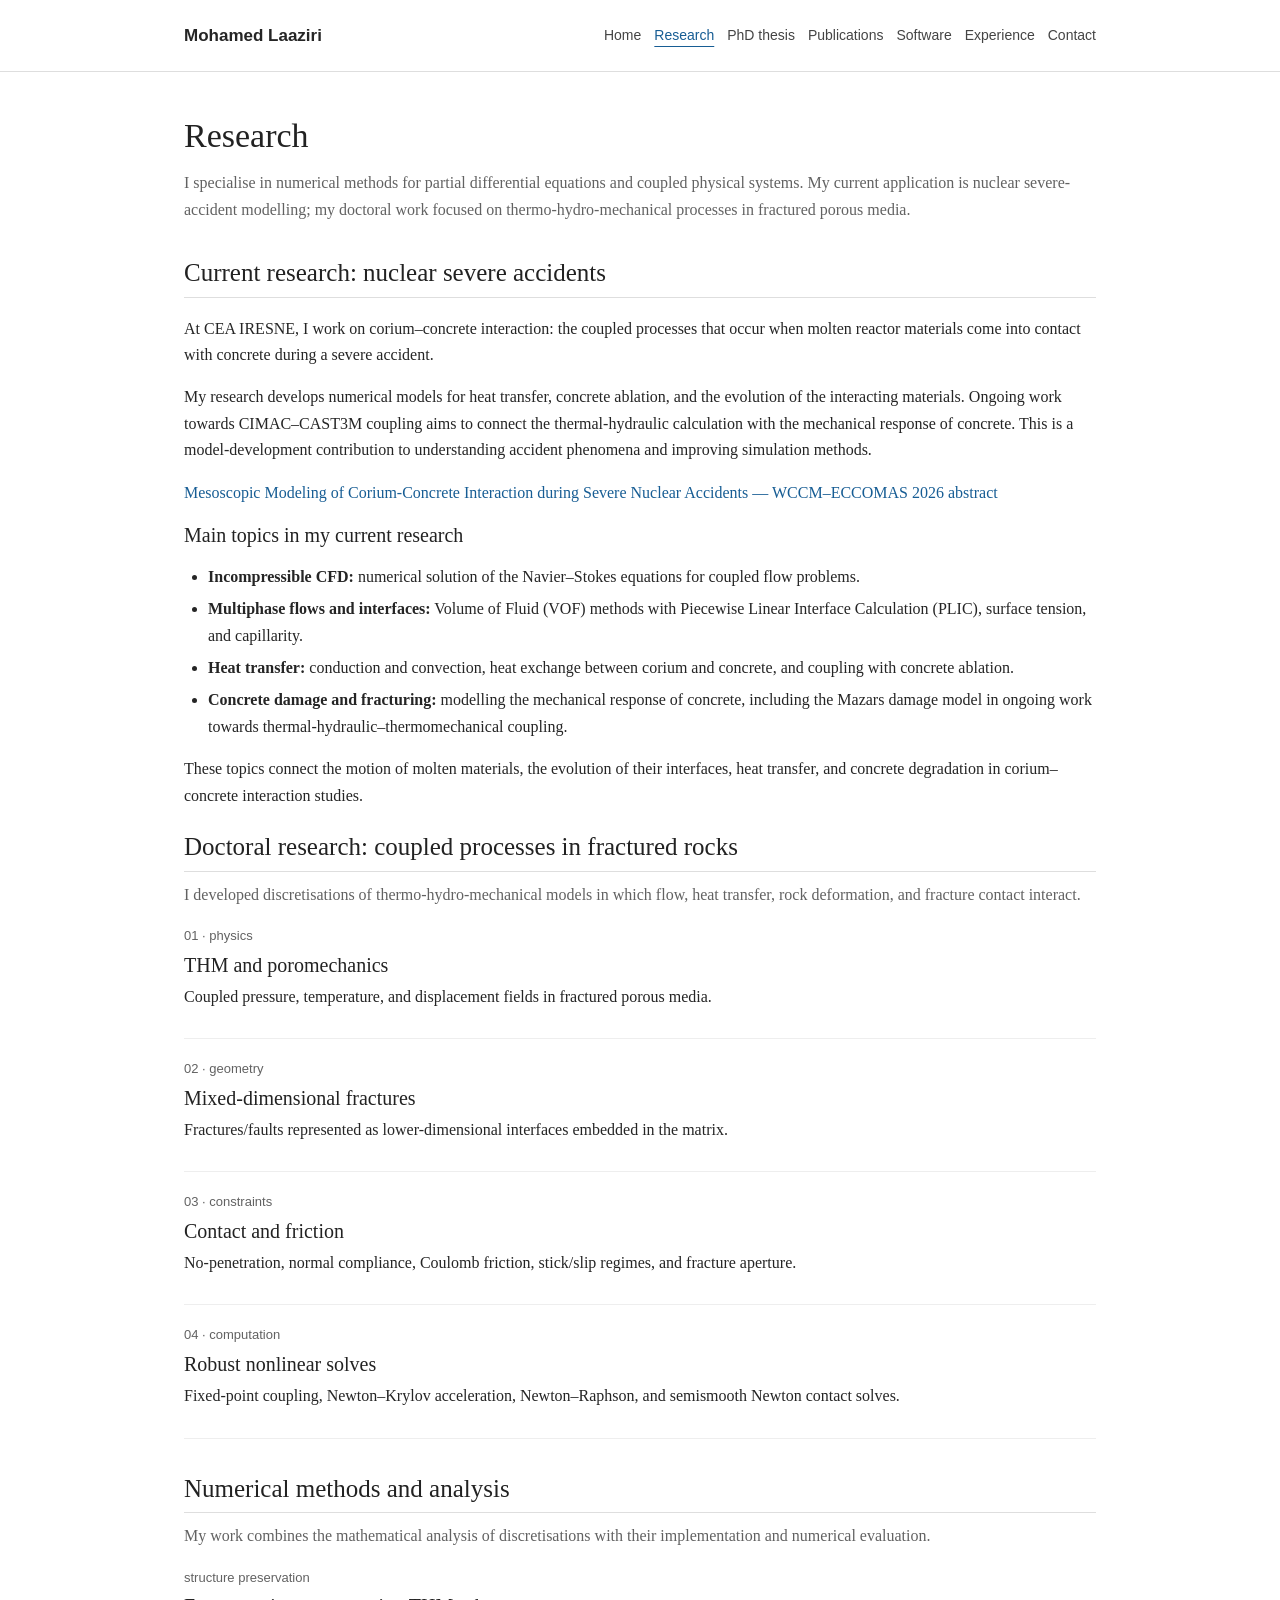
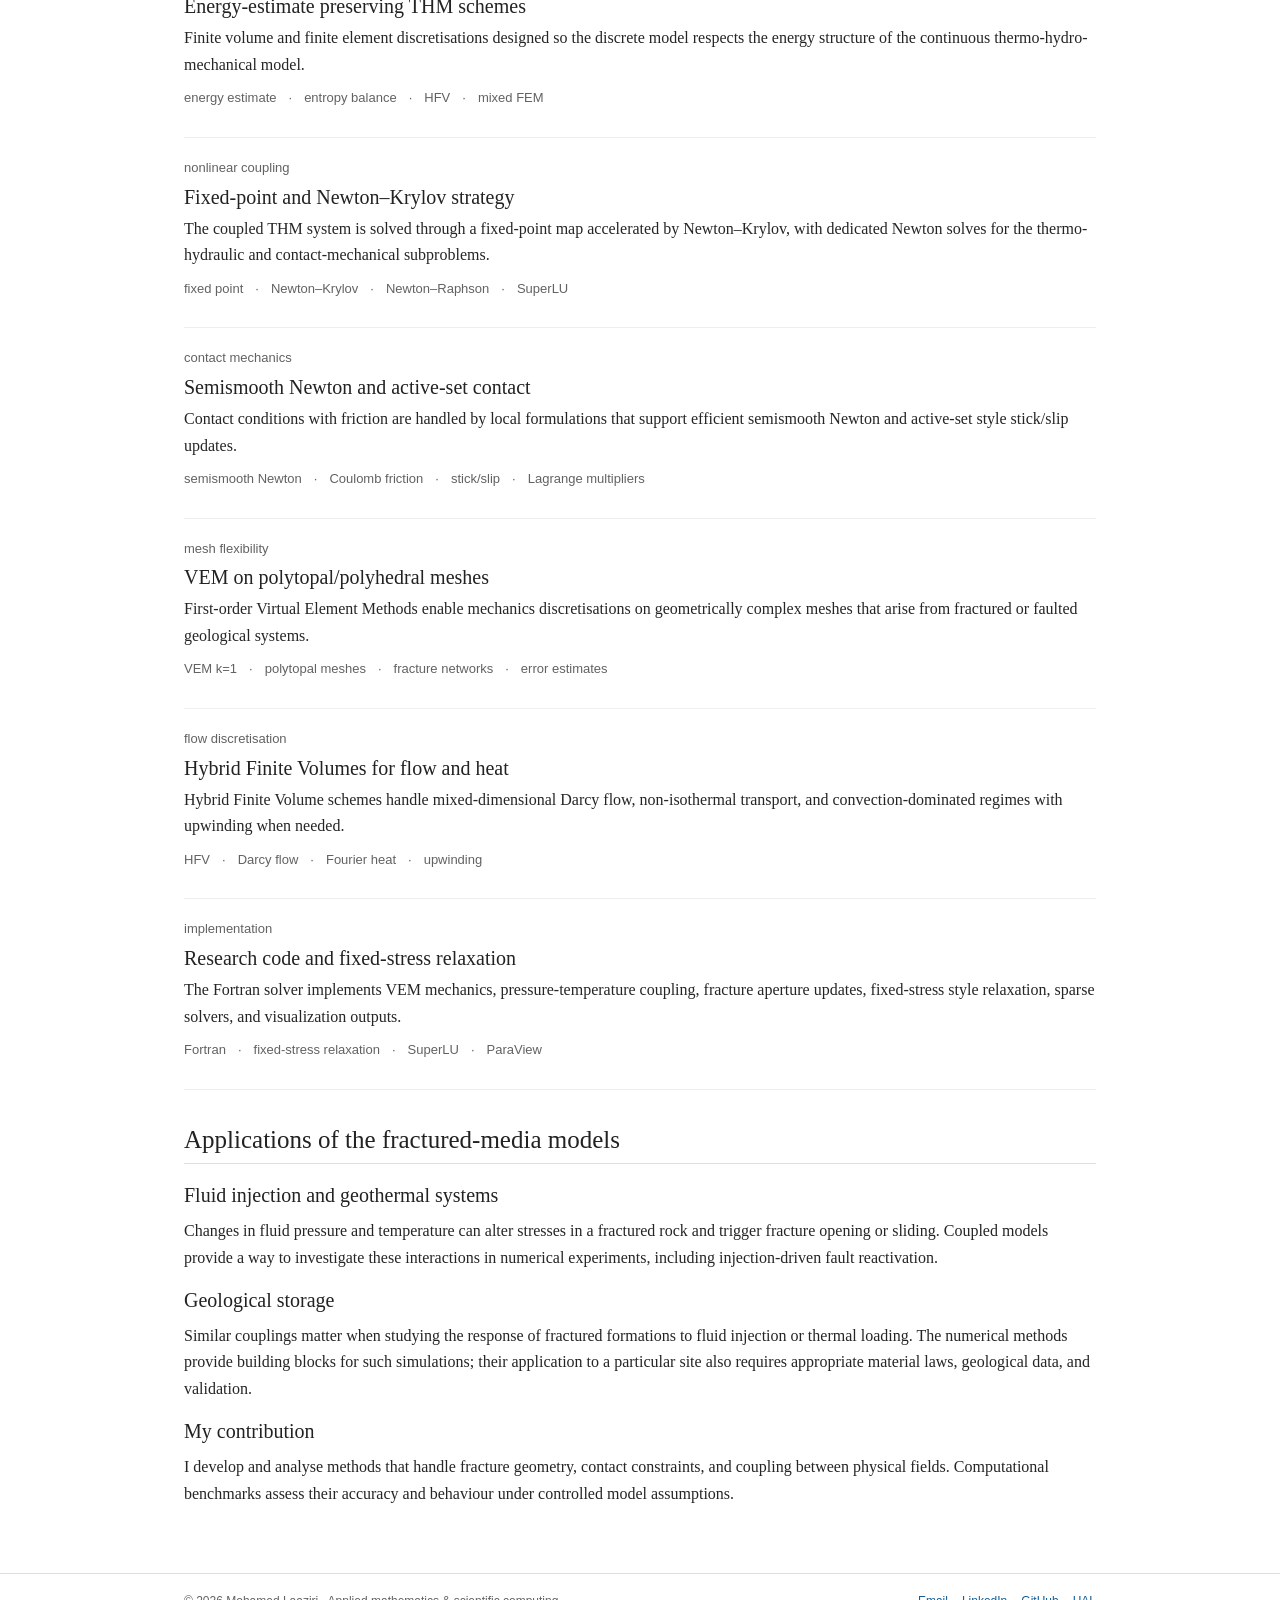
<file: research.html>
<!DOCTYPE html>

<html lang="en">
<head>
<meta charset="utf-8"/>
<meta content="width=device-width, initial-scale=1.0" name="viewport"/>
<title>Research | Mohamed Laaziri | THM, VEM, Nitsche, Contact Mechanics</title>
<meta content="Research programme of Mohamed Laaziri: mixed-dimensional thermo-hydro-mechanical models, Virtual Element Methods, Nitsche formulations, frictional contact, energy estimates, Newton-type solvers, and nuclear-safety multiphysics." name="description"/>
<meta content="Mohamed Laaziri" name="author"/>
<meta content="Research | Mohamed Laaziri | THM, VEM, Nitsche, Contact Mechanics" property="og:title"/>
<meta content="Research programme of Mohamed Laaziri: mixed-dimensional thermo-hydro-mechanical models, Virtual Element Methods, Nitsche formulations, frictional contact, energy estimates, Newton-type solvers, and nuclear-safety multiphysics." property="og:description"/>
<meta content="website" property="og:type"/>
<meta content="https://laaziri-mohamed.github.io/research.html" property="og:url"/>
<link href="img/favicon.svg" rel="icon" type="image/svg+xml"/>
<link href="css/style.css" rel="stylesheet"/>
<script defer="" src="js/main.js"></script>
<meta content="index, follow, max-image-preview:large" name="robots"/>
<meta content="Mohamed Laaziri" property="og:site_name"/>
<meta content="https://laaziri-mohamed.github.io/img/seo-preview.png" property="og:image"/>
<meta content="Mohamed Laaziri - Computational Multiphysics and Numerical Analysis" property="og:image:alt"/>
<meta content="summary_large_image" name="twitter:card"/>
<meta content="Research | Mohamed Laaziri | THM, VEM, Nitsche, Contact Mechanics" name="twitter:title"/>
<meta content="Research programme of Mohamed Laaziri: mixed-dimensional thermo-hydro-mechanical models, Virtual Element Methods, Nitsche formulations, frictional contact, energy estimates, Newton-type solvers, and nuclear-safety multiphysics." name="twitter:description"/>
<meta content="https://laaziri-mohamed.github.io/img/seo-preview.png" name="twitter:image"/>
<meta content="#5d7f72" name="theme-color"/>
<link href="https://laaziri-mohamed.github.io/research.html" rel="canonical"/>
<script data-seo="true" type="application/ld+json">{
  "@context": "https://schema.org",
  "@graph": [
    {
      "@context": "https://schema.org",
      "@type": "Person",
      "@id": "https://laaziri-mohamed.github.io/#mohamed-laaziri",
      "name": "Mohamed Laaziri",
      "alternateName": [
        "M. Laaziri",
        "Laaziri Mohamed",
        "Mohamed LAAZIRI"
      ],
      "url": "https://laaziri-mohamed.github.io/",
      "image": "https://laaziri-mohamed.github.io/img/IMG_4410.jpg",
      "jobTitle": "Postdoctoral researcher — numerical methods and nuclear severe-accident modelling",
      "description": "Applied mathematician specialising in numerical methods for coupled physical systems, with current research on corium–concrete interaction during nuclear severe accidents and previous work on fractured porous media.",
      "email": "mailto:mohamed.laaziri@cea.fr",
      "sameAs": [
        "https://www.linkedin.com/in/mohamed-laaziri-8aa00a224/",
        "https://github.com/Laaziri-Mohamed",
        "https://cv.hal.science/mohamed-laaziri"
      ],
      "affiliation": [
        {
          "@type": "Organization",
          "name": "CEA IRESNE",
          "url": "https://www.cea.fr/"
        }
      ],
      "alumniOf": [
        {
          "@type": "CollegeOrUniversity",
          "name": "Université Côte d’Azur"
        },
        {
          "@type": "CollegeOrUniversity",
          "name": "University of Reims Champagne-Ardenne"
        },
        {
          "@type": "CollegeOrUniversity",
          "name": "École Normale Supérieure Casablanca"
        },
        {
          "@type": "CollegeOrUniversity",
          "name": "Hassan II University of Casablanca"
        }
      ],
      "knowsAbout": [
        "Applied mathematics",
        "Scientific computing",
        "Numerical analysis",
        "Thermo-hydro-mechanical modeling",
        "THM models",
        "Virtual Element Method",
        "VEM",
        "Nitsche method",
        "Hybrid Finite Volumes",
        "Finite Element Method",
        "Fractured porous media",
        "Poromechanics",
        "Contact mechanics",
        "Coulomb friction",
        "Newton-Krylov methods",
        "Semismooth Newton methods",
        "Corium-concrete interaction",
        "Nuclear safety",
        "CAST3M",
        "CIMAC",
        "Fortran"
      ]
    },
    {
      "@context": "https://schema.org",
      "@type": "WebSite",
      "@id": "https://laaziri-mohamed.github.io/#website",
      "url": "https://laaziri-mohamed.github.io/",
      "name": "Mohamed Laaziri",
      "description": "Official academic website of Mohamed Laaziri.",
      "publisher": {
        "@id": "https://laaziri-mohamed.github.io/#mohamed-laaziri"
      },
      "inLanguage": "en",
      "alternateName": "Mohamed Laaziri — Academic Website"
    },
    {
      "@context": "https://schema.org",
      "@type": "CollectionPage",
      "@id": "https://laaziri-mohamed.github.io/research.html#webpage",
      "url": "https://laaziri-mohamed.github.io/research.html",
      "name": "Research | Mohamed Laaziri | THM, VEM, Nitsche, Contact Mechanics",
      "description": "Research programme of Mohamed Laaziri: mixed-dimensional thermo-hydro-mechanical models, Virtual Element Methods, Nitsche formulations, frictional contact, energy estimates, Newton-type solvers, and nuclear-safety multiphysics.",
      "isPartOf": {
        "@id": "https://laaziri-mohamed.github.io/#website"
      },
      "about": {
        "@id": "https://laaziri-mohamed.github.io/#mohamed-laaziri"
      },
      "inLanguage": "en"
    }
  ]
}</script>
</head>
<body>
<a class="skip-link" href="#main">Skip to content</a>
<header class="site-header">
<nav aria-label="Main navigation" class="nav">
<a aria-label="Mohamed Laaziri homepage" class="brand" href="index.html">
<span><span class="brand-name">Mohamed Laaziri</span></span>
</a>
<div class="nav-actions">
<div class="nav-links" id="primary-navigation"><a href="index.html">Home</a>
<a aria-current="page" href="research.html">Research</a>
<a href="thesis.html">PhD thesis</a><a href="publications.html">Publications</a>
<a href="simulations.html">Software</a>
<a href="teaching.html">Experience</a>
<a href="contact.html">Contact</a></div>
<button aria-controls="primary-navigation" aria-expanded="false" aria-label="Open navigation menu" class="icon-btn menu-btn" type="button"><svg aria-hidden="true" viewbox="0 0 24 24"><path d="M4 7h16M4 12h16M4 17h16"></path></svg></button>
</div>
</nav>
</header>
<main id="main">
<section class="page-hero fade-in">
<h1 class="page-title">Research</h1>
<p class="page-subtitle">I specialise in numerical methods for partial differential equations and coupled physical systems. My current application is nuclear severe-accident modelling; my doctoral work focused on thermo-hydro-mechanical processes in fractured porous media.</p>
</section><section class="section" id="nuclear-severe-accidents"><h2>Current research: nuclear severe accidents</h2><p>At CEA IRESNE, I work on corium–concrete interaction: the coupled processes that occur when molten reactor materials come into contact with concrete during a severe accident.</p><p>My research develops numerical models for heat transfer, concrete ablation, and the evolution of the interacting materials. Ongoing work towards CIMAC–CAST3M coupling aims to connect the thermal-hydraulic calculation with the mechanical response of concrete. This is a model-development contribution to understanding accident phenomena and improving simulation methods.</p><p><a href="https://wccm-eccomas2026.org/event/contribution/afe1724a-04b0-11f1-919d-000c29ddfc0c">Mesoscopic Modeling of Corium-Concrete Interaction during Severe Nuclear Accidents — WCCM–ECCOMAS 2026 abstract</a></p><h3>Main topics in my current research</h3><ul><li><strong>Incompressible CFD:</strong> numerical solution of the Navier–Stokes equations for coupled flow problems.</li><li><strong>Multiphase flows and interfaces:</strong> Volume of Fluid (VOF) methods with Piecewise Linear Interface Calculation (PLIC), surface tension, and capillarity.</li><li><strong>Heat transfer:</strong> conduction and convection, heat exchange between corium and concrete, and coupling with concrete ablation.</li><li><strong>Concrete damage and fracturing:</strong> modelling the mechanical response of concrete, including the Mazars damage model in ongoing work towards thermal-hydraulic–thermomechanical coupling.</li></ul><p>These topics connect the motion of molten materials, the evolution of their interfaces, heat transfer, and concrete degradation in corium–concrete interaction studies.</p></section>
<section class="section compact fade-in">
<div class="section-head">
<div><h2>Doctoral research: coupled processes in fractured rocks</h2></div>
<p>I developed discretisations of thermo-hydro-mechanical models in which flow, heat transfer, rock deformation, and fracture contact interact.</p>
</div>
<div class="grid four">
<article class="card"><div class="meta">01 · physics</div><h3>THM and poromechanics</h3><p>Coupled pressure, temperature, and displacement fields in fractured porous media.</p></article>
<article class="card"><div class="meta">02 · geometry</div><h3>Mixed-dimensional fractures</h3><p>Fractures/faults represented as lower-dimensional interfaces embedded in the matrix.</p></article>
<article class="card"><div class="meta">03 · constraints</div><h3>Contact and friction</h3><p>No-penetration, normal compliance, Coulomb friction, stick/slip regimes, and fracture aperture.</p></article>
<article class="card"><div class="meta">04 · computation</div><h3>Robust nonlinear solves</h3><p>Fixed-point coupling, Newton–Krylov acceleration, Newton–Raphson, and semismooth Newton contact solves.</p></article>
</div>
</section>
<section class="section fade-in">
<div class="section-head">
<div><h2>Numerical methods and analysis</h2></div>
<p>My work combines the mathematical analysis of discretisations with their implementation and numerical evaluation.</p>
</div>
<div class="grid three">
<article class="card"><div class="meta">structure preservation</div><h3>Energy-estimate preserving THM schemes</h3><p>Finite volume and finite element discretisations designed so the discrete model respects the energy structure of the continuous thermo-hydro-mechanical model.</p><div class="pill-row"><span class="pill">energy estimate</span><span class="pill">entropy balance</span><span class="pill">HFV</span><span class="pill">mixed FEM</span></div></article>
<article class="card"><div class="meta">nonlinear coupling</div><h3>Fixed-point and Newton–Krylov strategy</h3><p>The coupled THM system is solved through a fixed-point map accelerated by Newton–Krylov, with dedicated Newton solves for the thermo-hydraulic and contact-mechanical subproblems.</p><div class="pill-row"><span class="pill">fixed point</span><span class="pill">Newton–Krylov</span><span class="pill">Newton–Raphson</span><span class="pill">SuperLU</span></div></article>
<article class="card"><div class="meta">contact mechanics</div><h3>Semismooth Newton and active-set contact</h3><p>Contact conditions with friction are handled by local formulations that support efficient semismooth Newton and active-set style stick/slip updates.</p><div class="pill-row"><span class="pill">semismooth Newton</span><span class="pill">Coulomb friction</span><span class="pill">stick/slip</span><span class="pill">Lagrange multipliers</span></div></article>
<article class="card"><div class="meta">mesh flexibility</div><h3>VEM on polytopal/polyhedral meshes</h3><p>First-order Virtual Element Methods enable mechanics discretisations on geometrically complex meshes that arise from fractured or faulted geological systems.</p><div class="pill-row"><span class="pill">VEM k=1</span><span class="pill">polytopal meshes</span><span class="pill">fracture networks</span><span class="pill">error estimates</span></div></article>
<article class="card"><div class="meta">flow discretisation</div><h3>Hybrid Finite Volumes for flow and heat</h3><p>Hybrid Finite Volume schemes handle mixed-dimensional Darcy flow, non-isothermal transport, and convection-dominated regimes with upwinding when needed.</p><div class="pill-row"><span class="pill">HFV</span><span class="pill">Darcy flow</span><span class="pill">Fourier heat</span><span class="pill">upwinding</span></div></article>
<article class="card"><div class="meta">implementation</div><h3>Research code and fixed-stress relaxation</h3><p>The Fortran solver implements VEM mechanics, pressure-temperature coupling, fracture aperture updates, fixed-stress style relaxation, sparse solvers, and visualization outputs.</p><div class="pill-row"><span class="pill">Fortran</span><span class="pill">fixed-stress relaxation</span><span class="pill">SuperLU</span><span class="pill">ParaView</span></div></article>
</div>
</section>
<section class="section fade-in"><h2>Applications of the fractured-media models</h2><h3>Fluid injection and geothermal systems</h3><p>Changes in fluid pressure and temperature can alter stresses in a fractured rock and trigger fracture opening or sliding. Coupled models provide a way to investigate these interactions in numerical experiments, including injection-driven fault reactivation.</p><h3>Geological storage</h3><p>Similar couplings matter when studying the response of fractured formations to fluid injection or thermal loading. The numerical methods provide building blocks for such simulations; their application to a particular site also requires appropriate material laws, geological data, and validation.</p><h3>My contribution</h3><p>I develop and analyse methods that handle fracture geometry, contact constraints, and coupling between physical fields. Computational benchmarks assess their accuracy and behaviour under controlled model assumptions.</p></section>
</main>
<footer class="footer">
<div class="footer-inner">
<p>© 2026 Mohamed Laaziri · Applied mathematics &amp; scientific computing</p>
<div class="footer-links">
<a href="mailto:mohamed.laaziri@cea.fr">Email</a>
<a href="https://www.linkedin.com/in/mohamed-laaziri-8aa00a224/">LinkedIn</a>
<a href="https://github.com/Laaziri-Mohamed">GitHub</a>
<a href="https://cv.hal.science/mohamed-laaziri">HAL</a>
</div>
</div>
</footer>
</body>
</html>
</file>
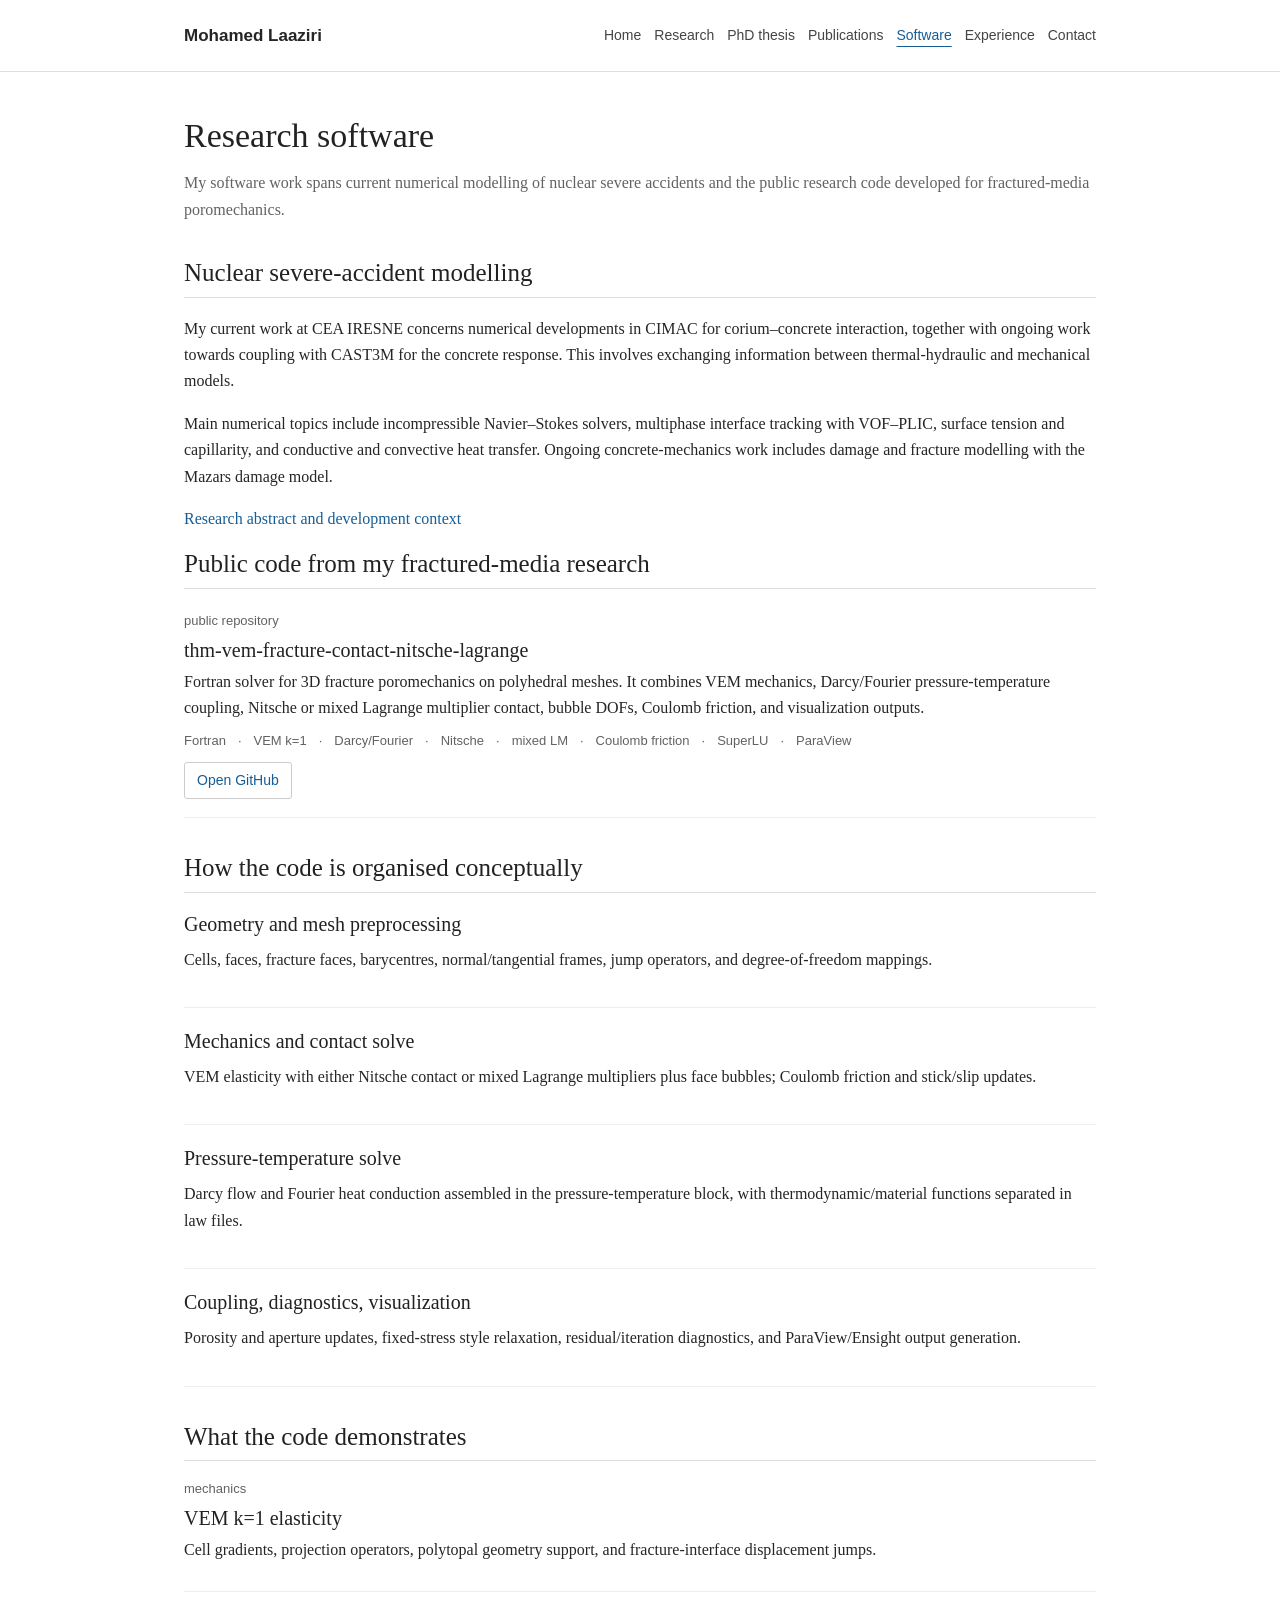
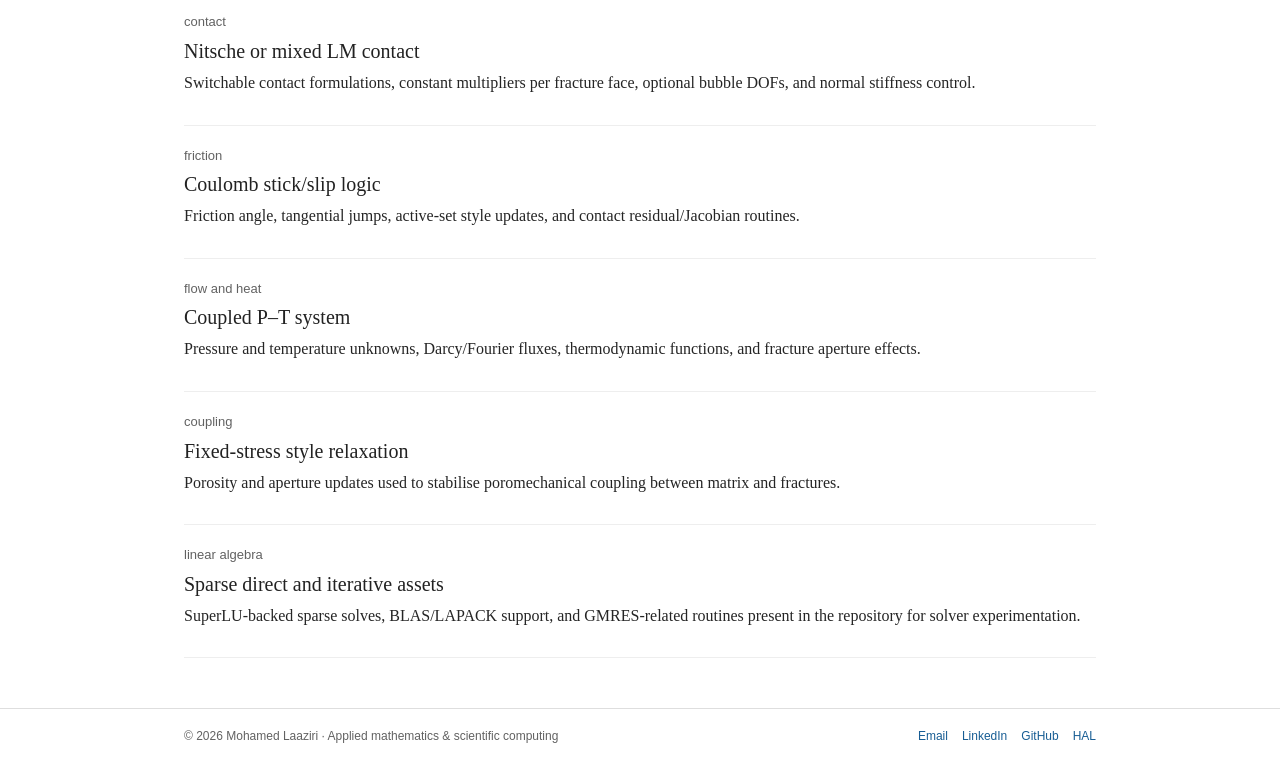
<file: simulations.html>
<!DOCTYPE html>

<html lang="en">
<head>
<meta charset="utf-8"/>
<meta content="width=device-width, initial-scale=1.0" name="viewport"/>
<title>Software and Simulations | Mohamed Laaziri | VEM THM Fracture Contact Code</title>
<meta content="Scientific software and simulations by Mohamed Laaziri: Fortran VEM solver for fractured poromechanics, Nitsche or mixed Lagrange multiplier contact, Coulomb friction, pressure-temperature coupling, SuperLU, and ParaView outputs." name="description"/>
<meta content="Mohamed Laaziri" name="author"/>
<meta content="Software and Simulations | Mohamed Laaziri | VEM THM Fracture Contact Code" property="og:title"/>
<meta content="Scientific software and simulations by Mohamed Laaziri: Fortran VEM solver for fractured poromechanics, Nitsche or mixed Lagrange multiplier contact, Coulomb friction, pressure-temperature coupling, SuperLU, and ParaView outputs." property="og:description"/>
<meta content="website" property="og:type"/>
<meta content="https://laaziri-mohamed.github.io/simulations.html" property="og:url"/>
<link href="img/favicon.svg" rel="icon" type="image/svg+xml"/>
<link href="css/style.css" rel="stylesheet"/>
<script defer="" src="js/main.js"></script>
<meta content="index, follow, max-image-preview:large" name="robots"/>
<meta content="Mohamed Laaziri" property="og:site_name"/>
<meta content="https://laaziri-mohamed.github.io/img/seo-preview.png" property="og:image"/>
<meta content="Mohamed Laaziri - Computational Multiphysics and Numerical Analysis" property="og:image:alt"/>
<meta content="summary_large_image" name="twitter:card"/>
<meta content="Software and Simulations | Mohamed Laaziri | VEM THM Fracture Contact Code" name="twitter:title"/>
<meta content="Scientific software and simulations by Mohamed Laaziri: Fortran VEM solver for fractured poromechanics, Nitsche or mixed Lagrange multiplier contact, Coulomb friction, pressure-temperature coupling, SuperLU, and ParaView outputs." name="twitter:description"/>
<meta content="https://laaziri-mohamed.github.io/img/seo-preview.png" name="twitter:image"/>
<meta content="#5d7f72" name="theme-color"/>
<link href="https://laaziri-mohamed.github.io/simulations.html" rel="canonical"/>
<script data-seo="true" type="application/ld+json">{
  "@context": "https://schema.org",
  "@graph": [
    {
      "@context": "https://schema.org",
      "@type": "Person",
      "@id": "https://laaziri-mohamed.github.io/#mohamed-laaziri",
      "name": "Mohamed Laaziri",
      "alternateName": [
        "M. Laaziri",
        "Laaziri Mohamed",
        "Mohamed LAAZIRI"
      ],
      "url": "https://laaziri-mohamed.github.io/",
      "image": "https://laaziri-mohamed.github.io/img/IMG_4410.jpg",
      "jobTitle": "Postdoctoral researcher — numerical methods and nuclear severe-accident modelling",
      "description": "Applied mathematician specialising in numerical methods for coupled physical systems, with current research on corium–concrete interaction during nuclear severe accidents and previous work on fractured porous media.",
      "email": "mailto:mohamed.laaziri@cea.fr",
      "sameAs": [
        "https://www.linkedin.com/in/mohamed-laaziri-8aa00a224/",
        "https://github.com/Laaziri-Mohamed",
        "https://cv.hal.science/mohamed-laaziri"
      ],
      "affiliation": [
        {
          "@type": "Organization",
          "name": "CEA IRESNE",
          "url": "https://www.cea.fr/"
        }
      ],
      "alumniOf": [
        {
          "@type": "CollegeOrUniversity",
          "name": "Université Côte d’Azur"
        },
        {
          "@type": "CollegeOrUniversity",
          "name": "University of Reims Champagne-Ardenne"
        },
        {
          "@type": "CollegeOrUniversity",
          "name": "École Normale Supérieure Casablanca"
        },
        {
          "@type": "CollegeOrUniversity",
          "name": "Hassan II University of Casablanca"
        }
      ],
      "knowsAbout": [
        "Applied mathematics",
        "Scientific computing",
        "Numerical analysis",
        "Thermo-hydro-mechanical modeling",
        "THM models",
        "Virtual Element Method",
        "VEM",
        "Nitsche method",
        "Hybrid Finite Volumes",
        "Finite Element Method",
        "Fractured porous media",
        "Poromechanics",
        "Contact mechanics",
        "Coulomb friction",
        "Newton-Krylov methods",
        "Semismooth Newton methods",
        "Corium-concrete interaction",
        "Nuclear safety",
        "CAST3M",
        "CIMAC",
        "Fortran"
      ]
    },
    {
      "@context": "https://schema.org",
      "@type": "WebSite",
      "@id": "https://laaziri-mohamed.github.io/#website",
      "url": "https://laaziri-mohamed.github.io/",
      "name": "Mohamed Laaziri",
      "description": "Official academic website of Mohamed Laaziri.",
      "publisher": {
        "@id": "https://laaziri-mohamed.github.io/#mohamed-laaziri"
      },
      "inLanguage": "en",
      "alternateName": "Mohamed Laaziri — Academic Website"
    },
    {
      "@context": "https://schema.org",
      "@type": "SoftwareApplication",
      "@id": "https://laaziri-mohamed.github.io/simulations.html#webpage",
      "url": "https://laaziri-mohamed.github.io/simulations.html",
      "name": "Software and Simulations | Mohamed Laaziri | VEM THM Fracture Contact Code",
      "description": "Scientific software and simulations by Mohamed Laaziri: Fortran VEM solver for fractured poromechanics, Nitsche or mixed Lagrange multiplier contact, Coulomb friction, pressure-temperature coupling, SuperLU, and ParaView outputs.",
      "isPartOf": {
        "@id": "https://laaziri-mohamed.github.io/#website"
      },
      "about": {
        "@id": "https://laaziri-mohamed.github.io/#mohamed-laaziri"
      },
      "inLanguage": "en"
    }
  ]
}</script>
</head>
<body>
<a class="skip-link" href="#main">Skip to content</a>
<header class="site-header">
<nav aria-label="Main navigation" class="nav">
<a aria-label="Mohamed Laaziri homepage" class="brand" href="index.html">
<span><span class="brand-name">Mohamed Laaziri</span></span>
</a>
<div class="nav-actions">
<div class="nav-links" id="primary-navigation"><a href="index.html">Home</a>
<a href="research.html">Research</a>
<a href="thesis.html">PhD thesis</a><a href="publications.html">Publications</a>
<a aria-current="page" href="simulations.html">Software</a>
<a href="teaching.html">Experience</a>
<a href="contact.html">Contact</a></div>
<button aria-controls="primary-navigation" aria-expanded="false" aria-label="Open navigation menu" class="icon-btn menu-btn" type="button"><svg aria-hidden="true" viewbox="0 0 24 24"><path d="M4 7h16M4 12h16M4 17h16"></path></svg></button>
</div>
</nav>
</header>
<main id="main">
<section class="page-hero fade-in">
<h1 class="page-title">Research software</h1>
<p class="page-subtitle">My software work spans current numerical modelling of nuclear severe accidents and the public research code developed for fractured-media poromechanics.</p>
</section><section class="section"><h2>Nuclear severe-accident modelling</h2><p>My current work at CEA IRESNE concerns numerical developments in CIMAC for corium–concrete interaction, together with ongoing work towards coupling with CAST3M for the concrete response. This involves exchanging information between thermal-hydraulic and mechanical models.</p><p>Main numerical topics include incompressible Navier–Stokes solvers, multiphase interface tracking with VOF–PLIC, surface tension and capillarity, and conductive and convective heat transfer. Ongoing concrete-mechanics work includes damage and fracture modelling with the Mazars damage model.</p><p><a href="https://wccm-eccomas2026.org/event/contribution/afe1724a-04b0-11f1-919d-000c29ddfc0c">Research abstract and development context</a></p><h2>Public code from my fractured-media research</h2></section>
<section class="section compact fade-in">
<article class="card software-card">
<div>
<div class="meta">public repository</div>
<h3>thm-vem-fracture-contact-nitsche-lagrange</h3>
<p>Fortran solver for 3D fracture poromechanics on polyhedral meshes. It combines VEM mechanics, Darcy/Fourier pressure-temperature coupling, Nitsche or mixed Lagrange multiplier contact, bubble DOFs, Coulomb friction, and visualization outputs.</p>
<div class="pill-row"><span class="pill">Fortran</span><span class="pill">VEM k=1</span><span class="pill">Darcy/Fourier</span><span class="pill">Nitsche</span><span class="pill">mixed LM</span><span class="pill">Coulomb friction</span><span class="pill">SuperLU</span><span class="pill">ParaView</span></div>
</div>
<a class="btn primary repo" href="https://github.com/Laaziri-Mohamed/thm-vem-fracture-contact-nitsche-lagrange">Open GitHub</a>
</article>
</section>
<section class="section fade-in">
<div class="section-head">
<div><h2>How the code is organised conceptually</h2></div>
</div>
<div class="grid two">
<div class="pathway">
<article class="pathway-item"><div><h3>Geometry and mesh preprocessing</h3><p>Cells, faces, fracture faces, barycentres, normal/tangential frames, jump operators, and degree-of-freedom mappings.</p></div></article>
<article class="pathway-item"><div><h3>Mechanics and contact solve</h3><p>VEM elasticity with either Nitsche contact or mixed Lagrange multipliers plus face bubbles; Coulomb friction and stick/slip updates.</p></div></article>
<article class="pathway-item"><div><h3>Pressure-temperature solve</h3><p>Darcy flow and Fourier heat conduction assembled in the pressure-temperature block, with thermodynamic/material functions separated in law files.</p></div></article>
<article class="pathway-item"><div><h3>Coupling, diagnostics, visualization</h3><p>Porosity and aperture updates, fixed-stress style relaxation, residual/iteration diagnostics, and ParaView/Ensight output generation.</p></div></article>
</div>
</div>
</section>
<section class="section fade-in">
<div class="section-head">
<div><h2>What the code demonstrates</h2></div>
</div>
<div class="grid three">
<article class="card"><div class="meta">mechanics</div><h3>VEM k=1 elasticity</h3><p>Cell gradients, projection operators, polytopal geometry support, and fracture-interface displacement jumps.</p></article>
<article class="card"><div class="meta">contact</div><h3>Nitsche or mixed LM contact</h3><p>Switchable contact formulations, constant multipliers per fracture face, optional bubble DOFs, and normal stiffness control.</p></article>
<article class="card"><div class="meta">friction</div><h3>Coulomb stick/slip logic</h3><p>Friction angle, tangential jumps, active-set style updates, and contact residual/Jacobian routines.</p></article>
<article class="card"><div class="meta">flow and heat</div><h3>Coupled P–T system</h3><p>Pressure and temperature unknowns, Darcy/Fourier fluxes, thermodynamic functions, and fracture aperture effects.</p></article>
<article class="card"><div class="meta">coupling</div><h3>Fixed-stress style relaxation</h3><p>Porosity and aperture updates used to stabilise poromechanical coupling between matrix and fractures.</p></article>
<article class="card"><div class="meta">linear algebra</div><h3>Sparse direct and iterative assets</h3><p>SuperLU-backed sparse solves, BLAS/LAPACK support, and GMRES-related routines present in the repository for solver experimentation.</p></article>
</div>
</section>
</main>
<footer class="footer">
<div class="footer-inner">
<p>© 2026 Mohamed Laaziri · Applied mathematics &amp; scientific computing</p>
<div class="footer-links">
<a href="mailto:mohamed.laaziri@cea.fr">Email</a>
<a href="https://www.linkedin.com/in/mohamed-laaziri-8aa00a224/">LinkedIn</a>
<a href="https://github.com/Laaziri-Mohamed">GitHub</a>
<a href="https://cv.hal.science/mohamed-laaziri">HAL</a>
</div>
</div>
</footer>
</body>
</html>
</file>
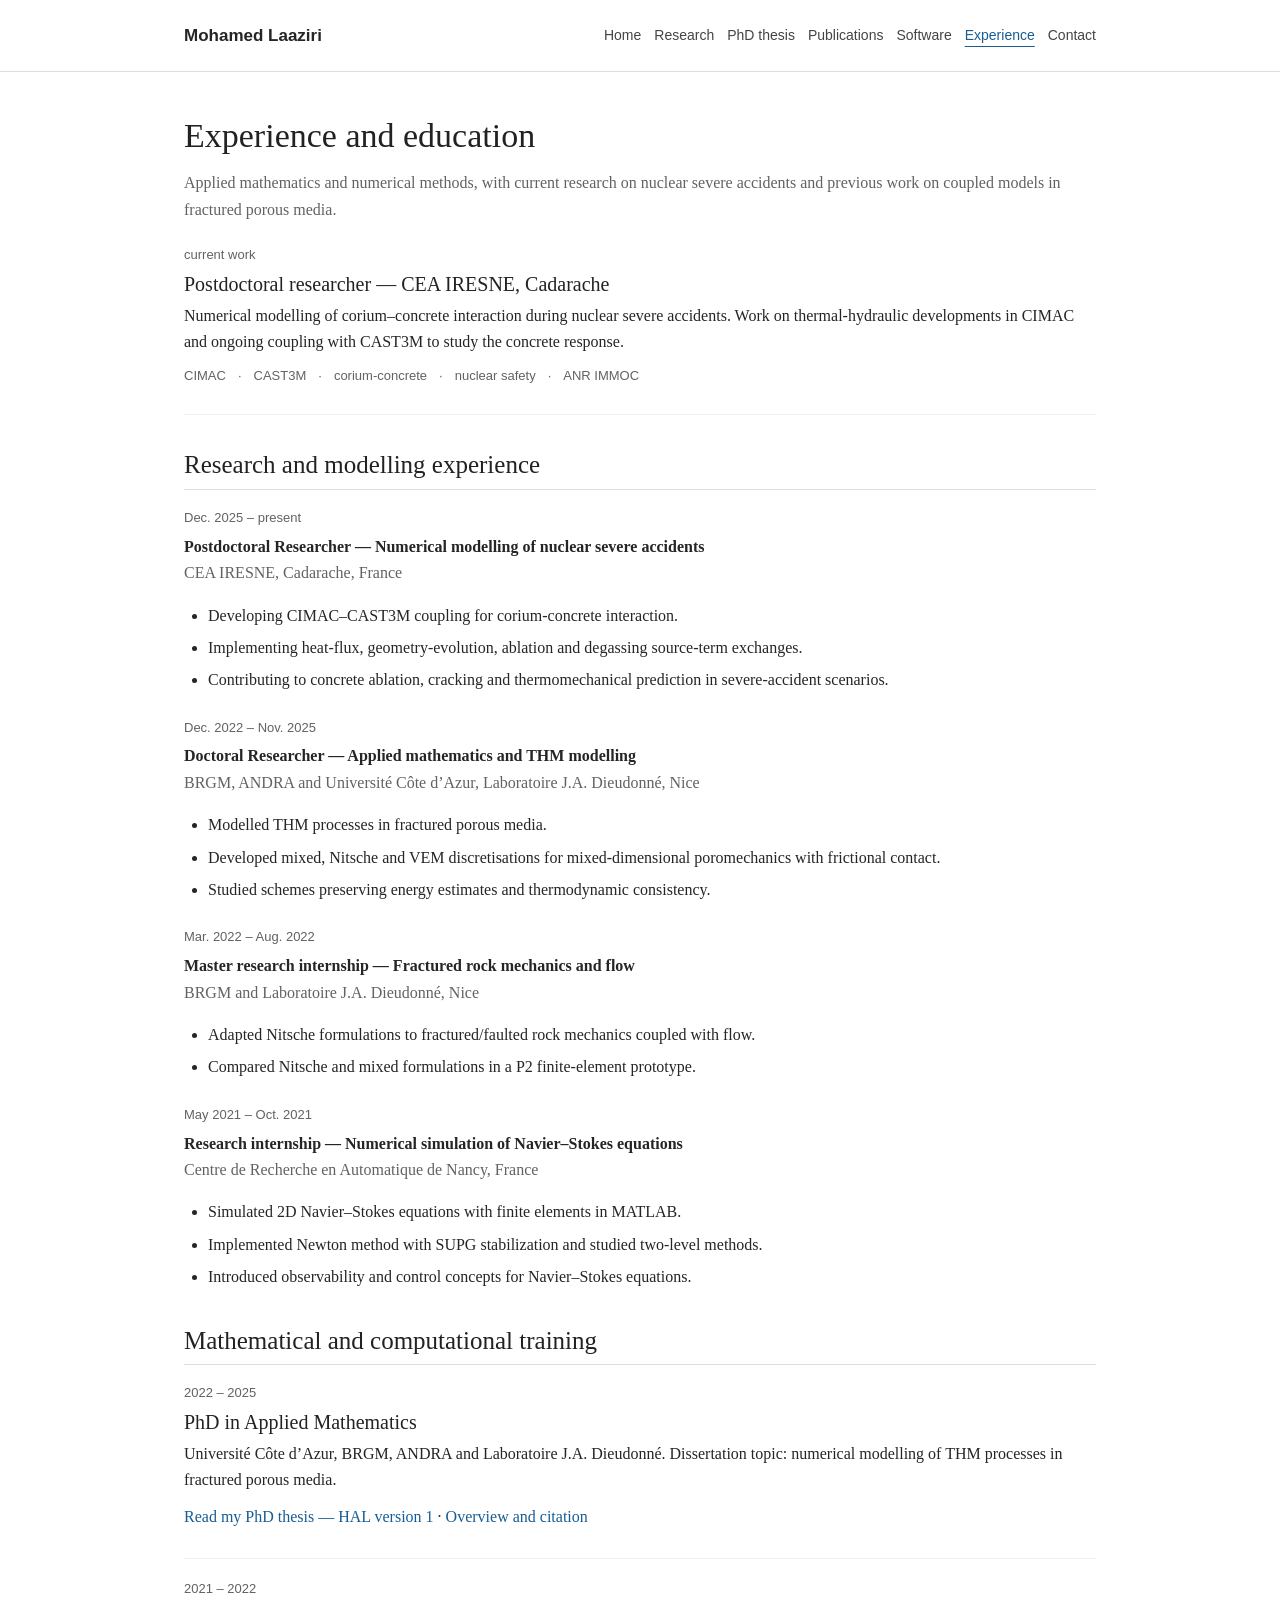
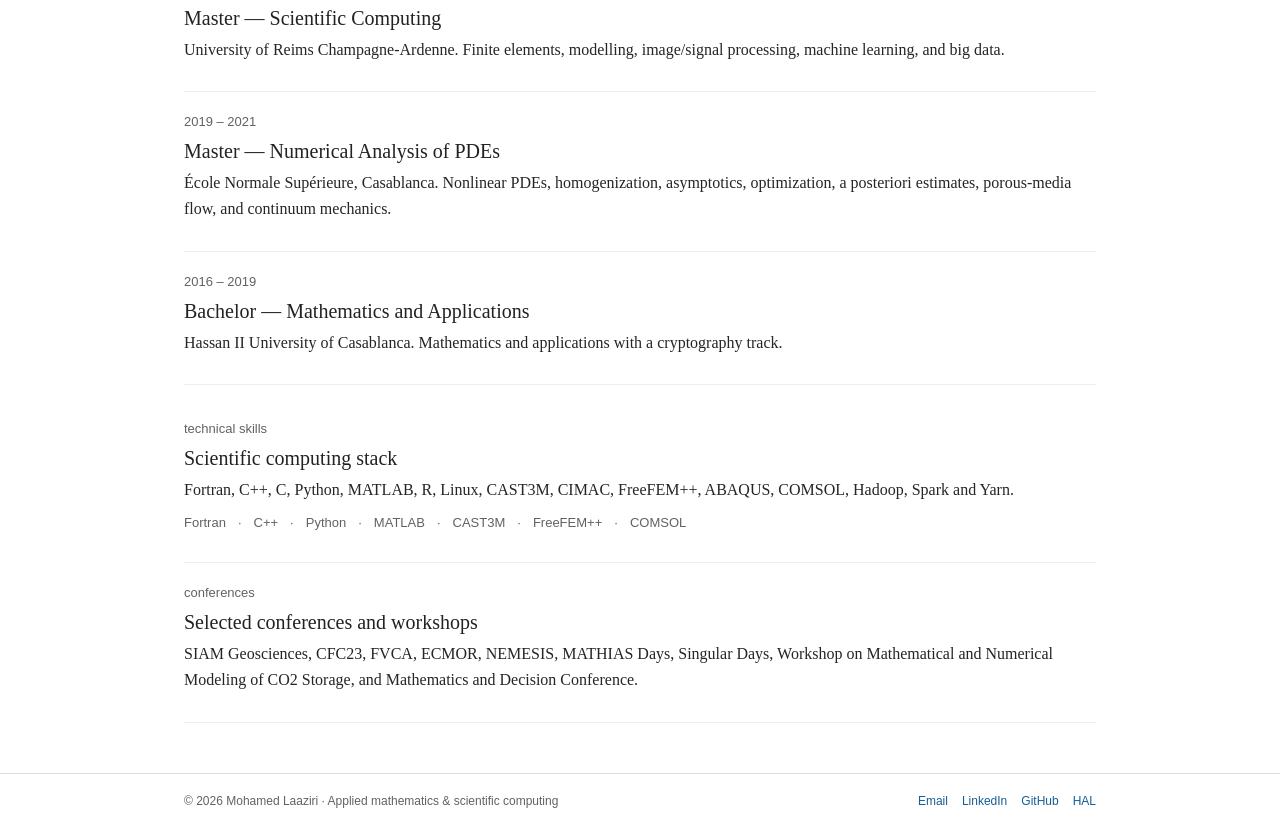
<file: teaching.html>
<!DOCTYPE html>

<html lang="en">
<head>
<meta charset="utf-8"/>
<meta content="width=device-width, initial-scale=1.0" name="viewport"/>
<title>Experience and CV | Mohamed Laaziri | CEA, BRGM, ANDRA, Université Côte d’Azur</title>
<meta content="Experience, education, skills, and conferences of Mohamed Laaziri: postdoctoral researcher at CEA IRESNE and doctoral researcher in applied mathematics, THM modeling, and scientific computing." name="description"/>
<meta content="Mohamed Laaziri" name="author"/>
<meta content="Experience and CV | Mohamed Laaziri | CEA, BRGM, ANDRA, Université Côte d’Azur" property="og:title"/>
<meta content="Experience, education, skills, and conferences of Mohamed Laaziri: postdoctoral researcher at CEA IRESNE and doctoral researcher in applied mathematics, THM modeling, and scientific computing." property="og:description"/>
<meta content="website" property="og:type"/>
<meta content="https://laaziri-mohamed.github.io/teaching.html" property="og:url"/>
<link href="img/favicon.svg" rel="icon" type="image/svg+xml"/>
<link href="css/style.css" rel="stylesheet"/>
<script defer="" src="js/main.js"></script>
<meta content="index, follow, max-image-preview:large" name="robots"/>
<meta content="Mohamed Laaziri" property="og:site_name"/>
<meta content="https://laaziri-mohamed.github.io/img/seo-preview.png" property="og:image"/>
<meta content="Mohamed Laaziri - Computational Multiphysics and Numerical Analysis" property="og:image:alt"/>
<meta content="summary_large_image" name="twitter:card"/>
<meta content="Experience and CV | Mohamed Laaziri | CEA, BRGM, ANDRA, Université Côte d’Azur" name="twitter:title"/>
<meta content="Experience, education, skills, and conferences of Mohamed Laaziri: postdoctoral researcher at CEA IRESNE and doctoral researcher in applied mathematics, THM modeling, and scientific computing." name="twitter:description"/>
<meta content="https://laaziri-mohamed.github.io/img/seo-preview.png" name="twitter:image"/>
<meta content="#5d7f72" name="theme-color"/>
<link href="https://laaziri-mohamed.github.io/teaching.html" rel="canonical"/>
<script data-seo="true" type="application/ld+json">{
  "@context": "https://schema.org",
  "@graph": [
    {
      "@context": "https://schema.org",
      "@type": "Person",
      "@id": "https://laaziri-mohamed.github.io/#mohamed-laaziri",
      "name": "Mohamed Laaziri",
      "alternateName": [
        "M. Laaziri",
        "Laaziri Mohamed",
        "Mohamed LAAZIRI"
      ],
      "url": "https://laaziri-mohamed.github.io/",
      "image": "https://laaziri-mohamed.github.io/img/IMG_4410.jpg",
      "jobTitle": "Postdoctoral researcher — numerical methods and nuclear severe-accident modelling",
      "description": "Applied mathematician specialising in numerical methods for coupled physical systems, with current research on corium–concrete interaction during nuclear severe accidents and previous work on fractured porous media.",
      "email": "mailto:mohamed.laaziri@cea.fr",
      "sameAs": [
        "https://www.linkedin.com/in/mohamed-laaziri-8aa00a224/",
        "https://github.com/Laaziri-Mohamed",
        "https://cv.hal.science/mohamed-laaziri"
      ],
      "affiliation": [
        {
          "@type": "Organization",
          "name": "CEA IRESNE",
          "url": "https://www.cea.fr/"
        }
      ],
      "alumniOf": [
        {
          "@type": "CollegeOrUniversity",
          "name": "Université Côte d’Azur"
        },
        {
          "@type": "CollegeOrUniversity",
          "name": "University of Reims Champagne-Ardenne"
        },
        {
          "@type": "CollegeOrUniversity",
          "name": "École Normale Supérieure Casablanca"
        },
        {
          "@type": "CollegeOrUniversity",
          "name": "Hassan II University of Casablanca"
        }
      ],
      "knowsAbout": [
        "Applied mathematics",
        "Scientific computing",
        "Numerical analysis",
        "Thermo-hydro-mechanical modeling",
        "THM models",
        "Virtual Element Method",
        "VEM",
        "Nitsche method",
        "Hybrid Finite Volumes",
        "Finite Element Method",
        "Fractured porous media",
        "Poromechanics",
        "Contact mechanics",
        "Coulomb friction",
        "Newton-Krylov methods",
        "Semismooth Newton methods",
        "Corium-concrete interaction",
        "Nuclear safety",
        "CAST3M",
        "CIMAC",
        "Fortran"
      ]
    },
    {
      "@context": "https://schema.org",
      "@type": "WebSite",
      "@id": "https://laaziri-mohamed.github.io/#website",
      "url": "https://laaziri-mohamed.github.io/",
      "name": "Mohamed Laaziri",
      "description": "Official academic website of Mohamed Laaziri.",
      "publisher": {
        "@id": "https://laaziri-mohamed.github.io/#mohamed-laaziri"
      },
      "inLanguage": "en",
      "alternateName": "Mohamed Laaziri — Academic Website"
    },
    {
      "@context": "https://schema.org",
      "@type": "AboutPage",
      "@id": "https://laaziri-mohamed.github.io/teaching.html#webpage",
      "url": "https://laaziri-mohamed.github.io/teaching.html",
      "name": "Experience and CV | Mohamed Laaziri | CEA, BRGM, ANDRA, Université Côte d’Azur",
      "description": "Experience, education, skills, and conferences of Mohamed Laaziri: postdoctoral researcher at CEA IRESNE and doctoral researcher in applied mathematics, THM modeling, and scientific computing.",
      "isPartOf": {
        "@id": "https://laaziri-mohamed.github.io/#website"
      },
      "about": {
        "@id": "https://laaziri-mohamed.github.io/#mohamed-laaziri"
      },
      "inLanguage": "en"
    }
  ]
}</script>
</head>
<body>
<a class="skip-link" href="#main">Skip to content</a>
<header class="site-header">
<nav aria-label="Main navigation" class="nav">
<a aria-label="Mohamed Laaziri homepage" class="brand" href="index.html">
<span><span class="brand-name">Mohamed Laaziri</span></span>
</a>
<div class="nav-actions">
<div class="nav-links" id="primary-navigation"><a href="index.html">Home</a>
<a href="research.html">Research</a>
<a href="thesis.html">PhD thesis</a><a href="publications.html">Publications</a>
<a href="simulations.html">Software</a>
<a aria-current="page" href="teaching.html">Experience</a>
<a href="contact.html">Contact</a></div>
<button aria-controls="primary-navigation" aria-expanded="false" aria-label="Open navigation menu" class="icon-btn menu-btn" type="button"><svg aria-hidden="true" viewbox="0 0 24 24"><path d="M4 7h16M4 12h16M4 17h16"></path></svg></button>
</div>
</nav>
</header>
<main id="main">
<section class="page-hero fade-in">
<h1 class="page-title">Experience and education</h1>
<p class="page-subtitle">Applied mathematics and numerical methods, with current research on nuclear severe accidents and previous work on coupled models in fractured porous media.</p>
</section>
<section class="section compact fade-in">
<div class="grid two">
<article class="card">
<div class="meta">current work</div>
<h3>Postdoctoral researcher — CEA IRESNE, Cadarache</h3>
<p>Numerical modelling of corium–concrete interaction during nuclear severe accidents. Work on thermal-hydraulic developments in CIMAC and ongoing coupling with CAST3M to study the concrete response.</p>
<div class="pill-row"><span class="pill">CIMAC</span><span class="pill">CAST3M</span><span class="pill">corium-concrete</span><span class="pill">nuclear safety</span><span class="pill">ANR IMMOC</span></div>
</article>
</div>
</section>
<section class="section fade-in">
<div class="section-head">
<div><h2>Research and modelling experience</h2></div>
</div>
<div class="timeline">
<article class="timeline-item"><div class="timeline-date">Dec. 2025 – present</div><div class="timeline-title">Postdoctoral Researcher — Numerical modelling of nuclear severe accidents</div><div class="timeline-place">CEA IRESNE, Cadarache, France</div><ul><li>Developing CIMAC–CAST3M coupling for corium-concrete interaction.</li><li>Implementing heat-flux, geometry-evolution, ablation and degassing source-term exchanges.</li><li>Contributing to concrete ablation, cracking and thermomechanical prediction in severe-accident scenarios.</li></ul></article>
<article class="timeline-item"><div class="timeline-date">Dec. 2022 – Nov. 2025</div><div class="timeline-title">Doctoral Researcher — Applied mathematics and THM modelling</div><div class="timeline-place">BRGM, ANDRA and Université Côte d’Azur, Laboratoire J.A. Dieudonné, Nice</div><ul><li>Modelled THM processes in fractured porous media.</li><li>Developed mixed, Nitsche and VEM discretisations for mixed-dimensional poromechanics with frictional contact.</li><li>Studied schemes preserving energy estimates and thermodynamic consistency.</li></ul></article>
<article class="timeline-item"><div class="timeline-date">Mar. 2022 – Aug. 2022</div><div class="timeline-title">Master research internship — Fractured rock mechanics and flow</div><div class="timeline-place">BRGM and Laboratoire J.A. Dieudonné, Nice</div><ul><li>Adapted Nitsche formulations to fractured/faulted rock mechanics coupled with flow.</li><li>Compared Nitsche and mixed formulations in a P2 finite-element prototype.</li></ul></article>
<article class="timeline-item"><div class="timeline-date">May 2021 – Oct. 2021</div><div class="timeline-title">Research internship — Numerical simulation of Navier–Stokes equations</div><div class="timeline-place">Centre de Recherche en Automatique de Nancy, France</div><ul><li>Simulated 2D Navier–Stokes equations with finite elements in MATLAB.</li><li>Implemented Newton method with SUPG stabilization and studied two-level methods.</li><li>Introduced observability and control concepts for Navier–Stokes equations.</li></ul></article>
</div>
</section>
<section class="section fade-in">
<div class="section-head">
<div><h2>Mathematical and computational training</h2></div>
</div>
<div class="grid two">
<article class="card"><div class="meta">2022 – 2025</div><h3>PhD in Applied Mathematics</h3><p>Université Côte d’Azur, BRGM, ANDRA and Laboratoire J.A. Dieudonné. Dissertation topic: numerical modelling of THM processes in fractured porous media.</p><p><a href="https://theses.hal.science/tel-05472966v1">Read my PhD thesis — HAL version 1</a> · <a href="thesis.html">Overview and citation</a></p></article>
<article class="card"><div class="meta">2021 – 2022</div><h3>Master — Scientific Computing</h3><p>University of Reims Champagne-Ardenne. Finite elements, modelling, image/signal processing, machine learning, and big data.</p></article>
<article class="card"><div class="meta">2019 – 2021</div><h3>Master — Numerical Analysis of PDEs</h3><p>École Normale Supérieure, Casablanca. Nonlinear PDEs, homogenization, asymptotics, optimization, a posteriori estimates, porous-media flow, and continuum mechanics.</p></article>
<article class="card"><div class="meta">2016 – 2019</div><h3>Bachelor — Mathematics and Applications</h3><p>Hassan II University of Casablanca. Mathematics and applications with a cryptography track.</p></article>
</div>
</section>
<section class="section fade-in">
<div class="grid two">
<article class="card"><div class="meta">technical skills</div><h3>Scientific computing stack</h3><p>Fortran, C++, C, Python, MATLAB, R, Linux, CAST3M, CIMAC, FreeFEM++, ABAQUS, COMSOL, Hadoop, Spark and Yarn.</p><div class="pill-row"><span class="pill">Fortran</span><span class="pill">C++</span><span class="pill">Python</span><span class="pill">MATLAB</span><span class="pill">CAST3M</span><span class="pill">FreeFEM++</span><span class="pill">COMSOL</span></div></article>
<article class="card"><div class="meta">conferences</div><h3>Selected conferences and workshops</h3><p>SIAM Geosciences, CFC23, FVCA, ECMOR, NEMESIS, MATHIAS Days, Singular Days, Workshop on Mathematical and Numerical Modeling of CO2 Storage, and Mathematics and Decision Conference.</p></article>
</div>
</section>
</main>
<footer class="footer">
<div class="footer-inner">
<p>© 2026 Mohamed Laaziri · Applied mathematics &amp; scientific computing</p>
<div class="footer-links">
<a href="mailto:mohamed.laaziri@cea.fr">Email</a>
<a href="https://www.linkedin.com/in/mohamed-laaziri-8aa00a224/">LinkedIn</a>
<a href="https://github.com/Laaziri-Mohamed">GitHub</a>
<a href="https://cv.hal.science/mohamed-laaziri">HAL</a>
</div>
</div>
</footer>
</body>
</html>
</file>
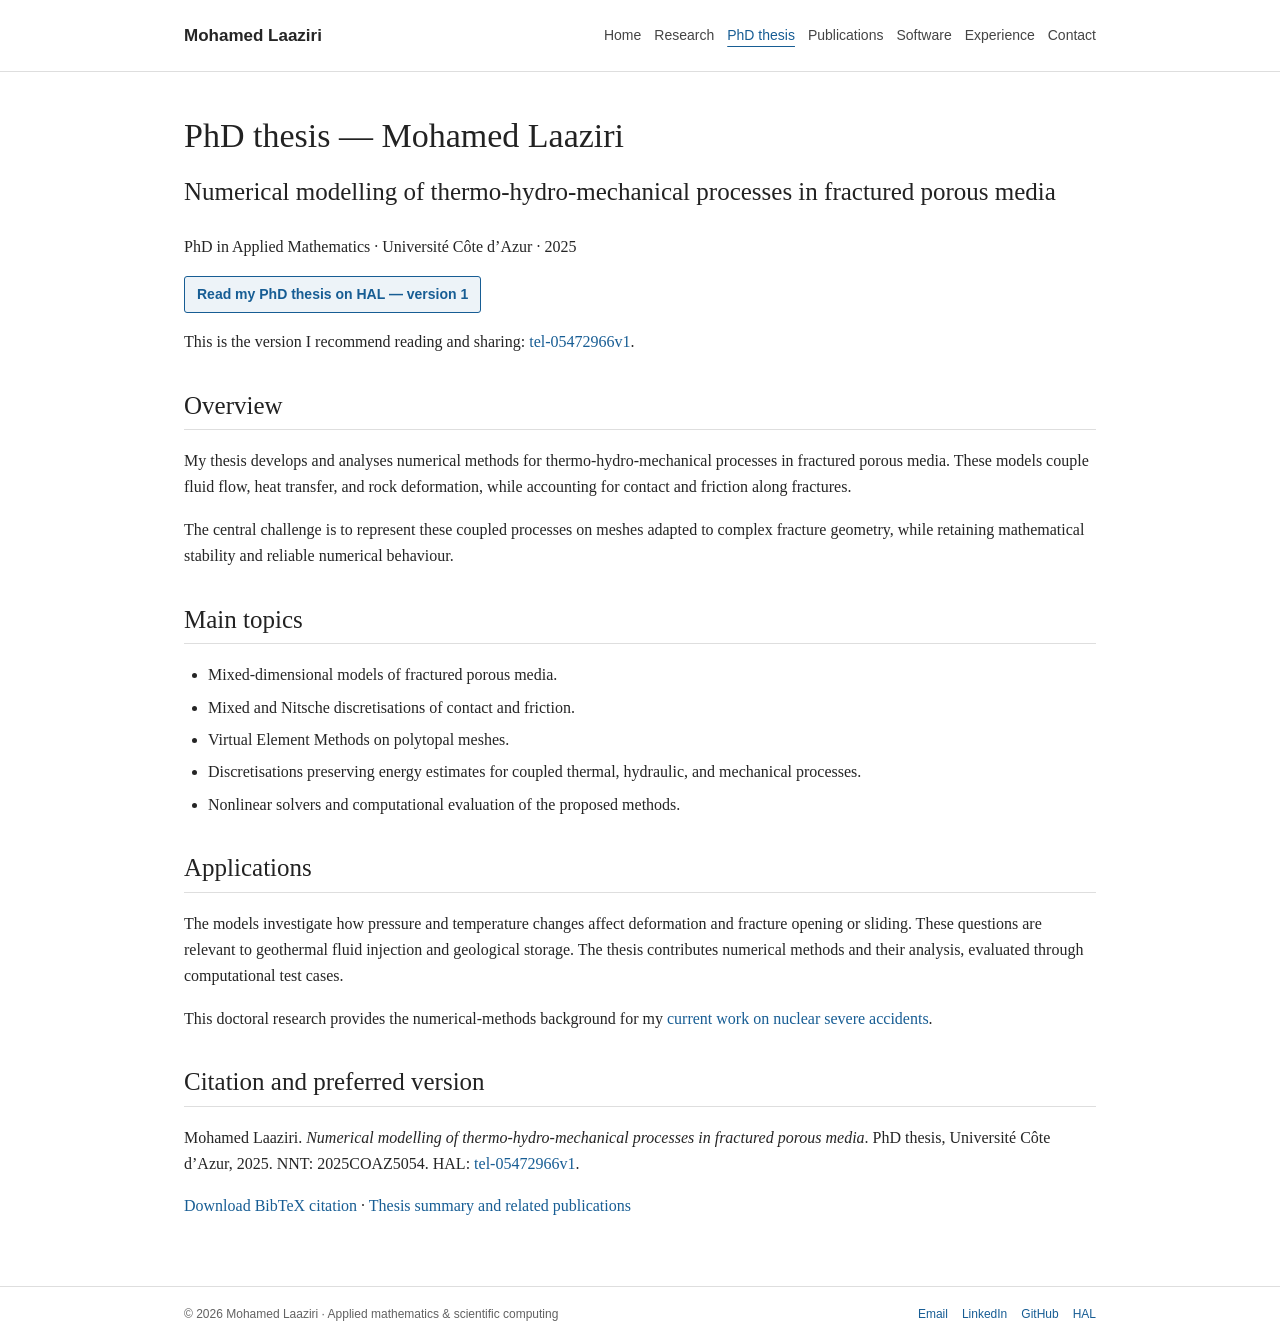
<file: thesis.html>
<!DOCTYPE html>

<html lang="en">
<head>
<meta charset="utf-8"/>
<meta content="width=device-width, initial-scale=1.0" name="viewport"/>
<title>Mohamed Laaziri — PhD Thesis | Thermo-Hydro-Mechanical Processes</title>
<meta content="Read Mohamed Laaziri’s PhD thesis on numerical modelling of thermo-hydro-mechanical processes in fractured porous media. Preferred full-text version: HAL tel-05472966v1." name="description"/>
<meta content="Mohamed Laaziri" name="author"/>
<meta content="Mohamed Laaziri — PhD Thesis | Thermo-Hydro-Mechanical Processes" property="og:title"/>
<meta content="Read Mohamed Laaziri’s PhD thesis on numerical modelling of thermo-hydro-mechanical processes in fractured porous media. Preferred full-text version: HAL tel-05472966v1." property="og:description"/>
<meta content="website" property="og:type"/>
<meta content="https://laaziri-mohamed.github.io/thesis.html" property="og:url"/>
<link href="img/favicon.svg" rel="icon" type="image/svg+xml"/>
<link href="css/style.css" rel="stylesheet"/>
<script defer="" src="js/main.js"></script>
<meta content="index, follow, max-image-preview:large" name="robots"/>
<meta content="Mohamed Laaziri" property="og:site_name"/>
<meta content="https://laaziri-mohamed.github.io/img/seo-preview.png" property="og:image"/>
<meta content="Mohamed Laaziri - Computational Multiphysics and Numerical Analysis" property="og:image:alt"/>
<meta content="summary_large_image" name="twitter:card"/>
<meta content="Mohamed Laaziri — PhD Thesis | Thermo-Hydro-Mechanical Processes" name="twitter:title"/>
<meta content="Read Mohamed Laaziri’s PhD thesis on numerical modelling of thermo-hydro-mechanical processes in fractured porous media. Preferred full-text version: HAL tel-05472966v1." name="twitter:description"/>
<meta content="https://laaziri-mohamed.github.io/img/seo-preview.png" name="twitter:image"/>
<meta content="#5d7f72" name="theme-color"/>
<link href="https://laaziri-mohamed.github.io/thesis.html" rel="canonical"/>
<script data-seo="true" type="application/ld+json">{
  "@context": "https://schema.org",
  "@graph": [
    {
      "@context": "https://schema.org",
      "@type": "Person",
      "@id": "https://laaziri-mohamed.github.io/#mohamed-laaziri",
      "name": "Mohamed Laaziri",
      "alternateName": [
        "M. Laaziri",
        "Laaziri Mohamed",
        "Mohamed LAAZIRI"
      ],
      "url": "https://laaziri-mohamed.github.io/",
      "image": "https://laaziri-mohamed.github.io/img/IMG_4410.jpg",
      "jobTitle": "Postdoctoral researcher — numerical methods and nuclear severe-accident modelling",
      "description": "Applied mathematician specialising in numerical methods for coupled physical systems, with current research on corium–concrete interaction during nuclear severe accidents and previous work on fractured porous media.",
      "email": "mailto:mohamed.laaziri@cea.fr",
      "sameAs": [
        "https://www.linkedin.com/in/mohamed-laaziri-8aa00a224/",
        "https://github.com/Laaziri-Mohamed",
        "https://cv.hal.science/mohamed-laaziri"
      ],
      "affiliation": [
        {
          "@type": "Organization",
          "name": "CEA IRESNE",
          "url": "https://www.cea.fr/"
        }
      ],
      "alumniOf": [
        {
          "@type": "CollegeOrUniversity",
          "name": "Université Côte d’Azur"
        },
        {
          "@type": "CollegeOrUniversity",
          "name": "University of Reims Champagne-Ardenne"
        },
        {
          "@type": "CollegeOrUniversity",
          "name": "École Normale Supérieure Casablanca"
        },
        {
          "@type": "CollegeOrUniversity",
          "name": "Hassan II University of Casablanca"
        }
      ],
      "knowsAbout": [
        "Applied mathematics",
        "Scientific computing",
        "Numerical analysis",
        "Thermo-hydro-mechanical modeling",
        "THM models",
        "Virtual Element Method",
        "VEM",
        "Nitsche method",
        "Hybrid Finite Volumes",
        "Finite Element Method",
        "Fractured porous media",
        "Poromechanics",
        "Contact mechanics",
        "Coulomb friction",
        "Newton-Krylov methods",
        "Semismooth Newton methods",
        "Corium-concrete interaction",
        "Nuclear safety",
        "CAST3M",
        "CIMAC",
        "Fortran"
      ]
    },
    {
      "@type": "Thesis",
      "@id": "https://theses.hal.science/tel-05472966v1",
      "url": "https://theses.hal.science/tel-05472966v1",
      "name": "Numerical modelling of thermo-hydro-mechanical processes in fractured porous media",
      "author": {
        "@id": "https://laaziri-mohamed.github.io/#mohamed-laaziri"
      },
      "datePublished": "2025",
      "inSupportOf": "PhD in Applied Mathematics",
      "sourceOrganization": {
        "@type": "CollegeOrUniversity",
        "name": "Université Côte d’Azur"
      },
      "version": "1",
      "identifier": [
        {
          "@type": "PropertyValue",
          "propertyID": "HAL",
          "value": "tel-05472966v1"
        },
        {
          "@type": "PropertyValue",
          "propertyID": "NNT",
          "value": "2025COAZ5054"
        }
      ]
    },
    {
      "@type": "WebPage",
      "@id": "https://laaziri-mohamed.github.io/thesis.html#webpage",
      "url": "https://laaziri-mohamed.github.io/thesis.html",
      "name": "Mohamed Laaziri — PhD Thesis | Thermo-Hydro-Mechanical Processes",
      "description": "Read Mohamed Laaziri’s PhD thesis on numerical modelling of thermo-hydro-mechanical processes in fractured porous media. Preferred full-text version: HAL tel-05472966v1.",
      "mainEntity": {
        "@id": "https://theses.hal.science/tel-05472966v1"
      },
      "isPartOf": {
        "@id": "https://laaziri-mohamed.github.io/#website"
      },
      "inLanguage": "en"
    }
  ]
}</script>
<meta content="Numerical modelling of thermo-hydro-mechanical processes in fractured porous media" name="citation_title"/><meta content="Mohamed Laaziri" name="citation_author"/><meta content="2025" name="citation_publication_date"/><meta content="Université Côte d’Azur" name="citation_dissertation_institution"/></head>
<body>
<a class="skip-link" href="#main">Skip to content</a>
<header class="site-header">
<nav aria-label="Main navigation" class="nav">
<a aria-label="Mohamed Laaziri homepage" class="brand" href="index.html">
<span><span class="brand-name">Mohamed Laaziri</span></span>
</a>
<div class="nav-actions">
<div class="nav-links" id="primary-navigation"><a href="index.html">Home</a>
<a href="research.html">Research</a>
<a aria-current="page" href="thesis.html">PhD thesis</a><a href="publications.html">Publications</a>
<a href="simulations.html">Software</a>
<a href="teaching.html">Experience</a>
<a href="contact.html">Contact</a></div>
<button aria-controls="primary-navigation" aria-expanded="false" aria-label="Open navigation menu" class="icon-btn menu-btn" type="button"><svg aria-hidden="true" viewbox="0 0 24 24"><path d="M4 7h16M4 12h16M4 17h16"></path></svg></button>
</div>
</nav>
</header>
<main id="main"><section class="page-hero"><h1>PhD thesis — Mohamed Laaziri</h1><h2 class="thesis-title">Numerical modelling of thermo-hydro-mechanical processes in fractured porous media</h2><p>PhD in Applied Mathematics · Université Côte d’Azur · 2025</p><p><a class="btn thesis-primary" href="https://theses.hal.science/tel-05472966v1">Read my PhD thesis on HAL — version 1</a></p><p>This is the version I recommend reading and sharing: <a href="https://theses.hal.science/tel-05472966v1">tel-05472966v1</a>.</p></section>
<section class="section"><h2>Overview</h2><p>My thesis develops and analyses numerical methods for thermo-hydro-mechanical processes in fractured porous media. These models couple fluid flow, heat transfer, and rock deformation, while accounting for contact and friction along fractures.</p><p>The central challenge is to represent these coupled processes on meshes adapted to complex fracture geometry, while retaining mathematical stability and reliable numerical behaviour.</p></section>
<section class="section"><h2>Main topics</h2><ul><li>Mixed-dimensional models of fractured porous media.</li><li>Mixed and Nitsche discretisations of contact and friction.</li><li>Virtual Element Methods on polytopal meshes.</li><li>Discretisations preserving energy estimates for coupled thermal, hydraulic, and mechanical processes.</li><li>Nonlinear solvers and computational evaluation of the proposed methods.</li></ul></section>
<section class="section"><h2>Applications</h2><p>The models investigate how pressure and temperature changes affect deformation and fracture opening or sliding. These questions are relevant to geothermal fluid injection and geological storage. The thesis contributes numerical methods and their analysis, evaluated through computational test cases.</p><p>This doctoral research provides the numerical-methods background for my <a href="research.html#nuclear-severe-accidents">current work on nuclear severe accidents</a>.</p></section>
<section class="section"><h2>Citation and preferred version</h2><p>Mohamed Laaziri. <em>Numerical modelling of thermo-hydro-mechanical processes in fractured porous media</em>. PhD thesis, Université Côte d’Azur, 2025. NNT: 2025COAZ5054. HAL: <a href="https://theses.hal.science/tel-05472966v1">tel-05472966v1</a>.</p><p><a download="" href="files/laaziri-thesis.bib">Download BibTeX citation</a> · <a href="publications.html#paper-3">Thesis summary and related publications</a></p></section></main>
<footer class="footer">
<div class="footer-inner">
<p>© 2026 Mohamed Laaziri · Applied mathematics &amp; scientific computing</p>
<div class="footer-links">
<a href="mailto:mohamed.laaziri@cea.fr">Email</a>
<a href="https://www.linkedin.com/in/mohamed-laaziri-8aa00a224/">LinkedIn</a>
<a href="https://github.com/Laaziri-Mohamed">GitHub</a>
<a href="https://cv.hal.science/mohamed-laaziri">HAL</a>
</div>
</div>
</footer>
</body>
</html>
</file>
<file: css/style.css>
:root { color-scheme:light; --text:#252525; --muted:#626262; --accent:#175d94; --line:#dedede; --max:960px; }
* { box-sizing:border-box; }
body { margin:0; background:#fff; color:var(--text); font:16px/1.65 Georgia,'Times New Roman',serif; }
a { color:var(--accent); text-decoration:none; }
a:hover { text-decoration:underline; }
a:focus-visible,button:focus-visible,input:focus-visible,summary:focus-visible { outline:2px solid var(--accent); outline-offset:4px; }
img { max-width:100%; height:auto; }
[hidden] { display:none !important; }
[id] { scroll-margin-top:1.5rem; }
.skip-link { position:absolute; left:-9999px; top:8px; padding:8px; background:#fff; z-index:10; }
.skip-link:focus { left:8px; }
.site-header { border-bottom:1px solid var(--line); }
.nav { max-width:var(--max); margin:auto; padding:20px 24px; display:flex; justify-content:space-between; align-items:center; gap:20px; font-family:Arial,sans-serif; }
.brand { color:var(--text); font-size:17px; font-weight:600; white-space:nowrap; }
.nav-actions { display:flex; align-items:center; gap:12px; }
.nav-links { display:flex; flex-wrap:wrap; gap:6px 18px; }
.nav-links a { font-size:14px; padding:4px 0; color:#444; }
.nav-links a[aria-current=page] { color:var(--accent); text-decoration:underline; text-underline-offset:6px; }
.menu-btn { display:none; border:1px solid var(--line); background:#fff; width:42px; height:42px; cursor:pointer; border-radius:3px; }
.icon-btn svg { width:20px; height:20px; stroke:currentColor; fill:none; stroke-width:1.8; }
main { max-width:var(--max); margin:auto; padding:42px 24px 50px; }
h1,h2,h3,h4 { line-height:1.3; font-weight:normal; color:#222; }
h1 { font-size:34px; margin:0 0 12px; }
h2 { font-size:25px; margin:0 0 18px; padding-bottom:7px; border-bottom:1px solid var(--line); }
h3 { font-size:20px; margin:0 0 6px; }
h4 { font-size:17px; margin:12px 0 5px; font-weight:bold; }
p { margin:10px 0 16px; }
ul,ol { padding-left:24px; }
li { margin:6px 0; }
.profile { display:grid; grid-template-columns:minmax(0,1fr) 180px; align-items:start; gap:44px; }
.position { margin:0; font-size:18px; }
.affiliation { margin:2px 0 20px; color:var(--muted); }
.portrait { margin:5px 0 0; }
.portrait img { display:block; width:180px; height:220px; object-fit:cover; }
.profile-links,.pub-links { display:flex; flex-wrap:wrap; gap:5px 16px; font-size:14px; font-family:Arial,sans-serif; }
.section { margin-top:34px; }
.section.compact { margin-top:22px; }
.section-head { margin-bottom:18px; }
.section-head p,.page-subtitle { color:var(--muted); }
.section-head h2 { margin-bottom:10px; }
.selected-publications { padding-left:23px; }
.selected-publications > li { padding:0 0 15px 5px; margin-bottom:8px; }
.publication-title,.title { font-weight:bold; line-height:1.5; font-size:17px; }
.authors { font-size:15px; margin-top:4px; }
.venue { font-size:15px; color:var(--muted); font-style:italic; margin:3px 0 6px; }
.grid,.pathway,.detail-grid { display:grid; gap:20px; }
.grid.two,.grid.three,.grid.four,.contact-grid { grid-template-columns:1fr; }
.card,.pathway-item,.contact-card,.calm-panel { padding:0 0 18px; border-bottom:1px solid #eee; }
.card p { margin:5px 0 10px; }
.meta,.timeline-date,.label { color:var(--muted); font:13px/1.6 Arial,sans-serif; margin-bottom:5px; }
.pill-row,.algorithm-bar { display:flex; flex-wrap:wrap; gap:5px 12px; margin:10px 0; font:13px/1.6 Arial,sans-serif; color:var(--muted); }
.pill + .pill::before,.algorithm-bar span + span::before { content:'·'; padding-right:12px; }
.pub-year { font-size:23px; border-bottom:1px solid var(--line); margin:28px 0 0; padding-bottom:5px; }
.pub-item { padding:20px 0; border-bottom:1px solid #eee; }
.pub-badge { font:12px Arial,sans-serif; font-weight:normal; color:var(--muted); margin-right:10px; }
.pub-links { margin:8px 0; }
summary { display:list-item; cursor:pointer; color:var(--accent); font:14px/1.6 Arial,sans-serif; padding:5px 0; }
details[open] { margin-top:12px; }
.paper-summary { margin-top:12px; }
.detail-grid { gap:8px; }
.detail-box ul { margin-top:5px; }
.filters { display:flex; flex-wrap:wrap; gap:8px; margin:14px 0; }
.filter-btn,.btn { font:14px/1.5 Arial,sans-serif; padding:7px 12px; border:1px solid #ccc; border-radius:3px; background:#fff; color:var(--accent); cursor:pointer; display:inline-block; }
.filter-btn.active { background:#edf3f8; border-color:var(--accent); }
.search-label,.filter-status { font:14px/1.5 Arial,sans-serif; color:var(--muted); }
.publication-search { display:block; width:100%; max-width:480px; margin-top:6px; padding:9px 10px; border:1px solid #aaa; border-radius:3px; font:16px Arial,sans-serif; background:#fff; color:var(--text); }
.timeline-item { margin-bottom:24px; }
.timeline-title { font-weight:bold; }
.timeline-place { color:var(--muted); }
.contact-grid { display:grid; gap:20px; }
.value,.repo { overflow-wrap:anywhere; }
.cta-row { display:flex; flex-wrap:wrap; gap:10px; margin:18px 0; }
.footer { border-top:1px solid var(--line); font:12px/1.6 Arial,sans-serif; color:var(--muted); }
.footer-inner { max-width:var(--max); margin:auto; padding:18px 24px; display:flex; flex-wrap:wrap; justify-content:space-between; gap:8px 18px; }
.footer p { margin:0; }
.footer-links { display:flex; flex-wrap:wrap; gap:14px; }
.notice,.search-identity { border-left:2px solid var(--line); padding:0 16px; color:var(--muted); }
@media(max-width:800px) {
 .nav { flex-wrap:wrap; gap:12px; }
 .nav-actions { display:contents; }
 .nav-links { width:100%; order:3; gap:8px 18px; }
}
@media(max-width:560px) {
 main { padding:26px 20px 36px; }
 .nav { padding:14px 20px; }
 .js .menu-btn { display:grid; place-items:center; margin-left:auto; }
 .js .nav-links { display:none; }
 .js .nav-links.open { display:flex; }
 .nav-links a { padding:9px 0; }
 .profile { grid-template-columns:1fr; gap:14px; }
 .portrait { grid-row:1; }
 .portrait img { width:120px; height:147px; }
 h1 { font-size:30px; }
 h2 { font-size:23px; }
 .section { margin-top:28px; }
 .filter-btn { min-height:44px; }
}
@media print { .site-header,.footer,.filters,.search-label,.filter-status,.profile-links { display:none; } main { padding:0; } body { font-size:11pt; } a { color:inherit; } }
/* Preserve the portrait's full 2:3 composition, including the blackboard. */
.portrait img { height:270px; object-fit:contain; }
@media(max-width:560px) { .portrait img { height:180px; } }
.thesis-primary { font-weight:bold; border-color:var(--accent); background:#edf3f8; }
.thesis-notice { border-left:3px solid var(--accent); padding:8px 14px; }
.thesis-title { border:0; margin-top:18px; }
@media(min-width:801px) { .nav-links { gap:6px 13px; } }
</file>
